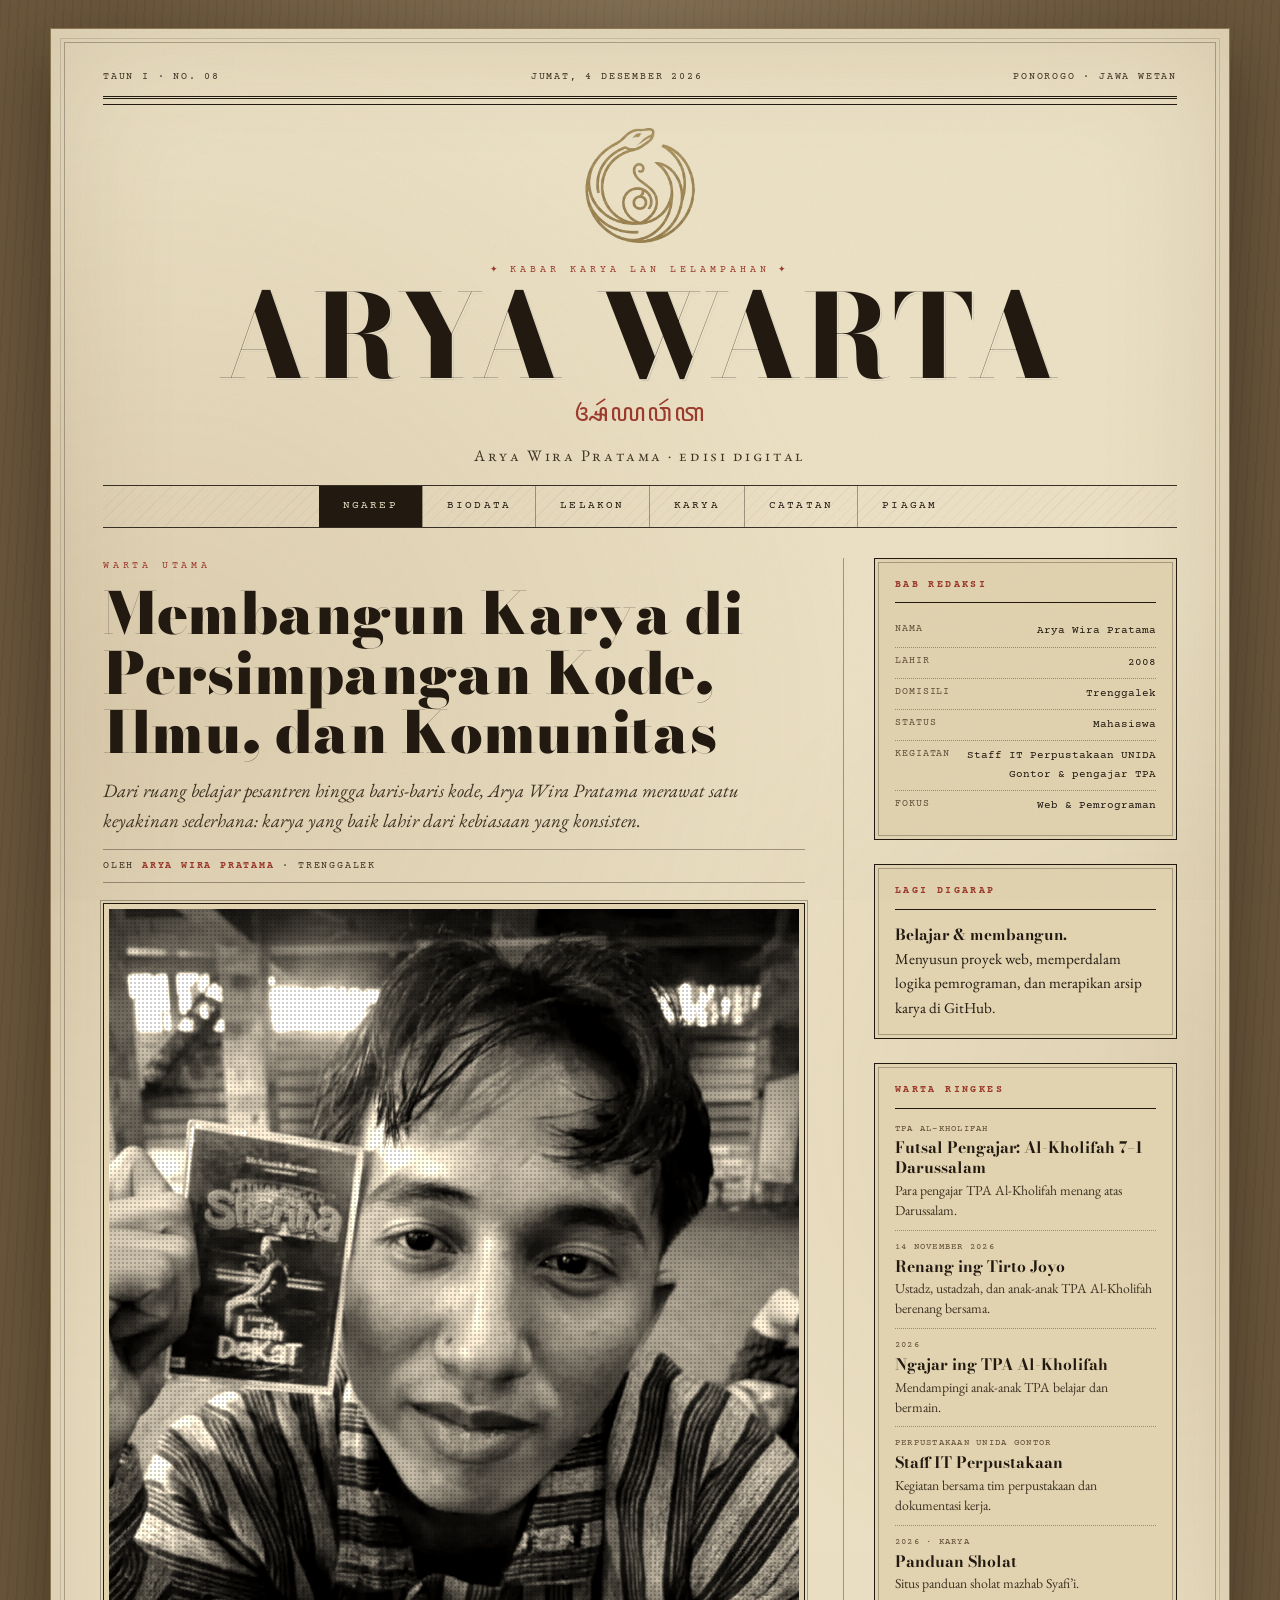
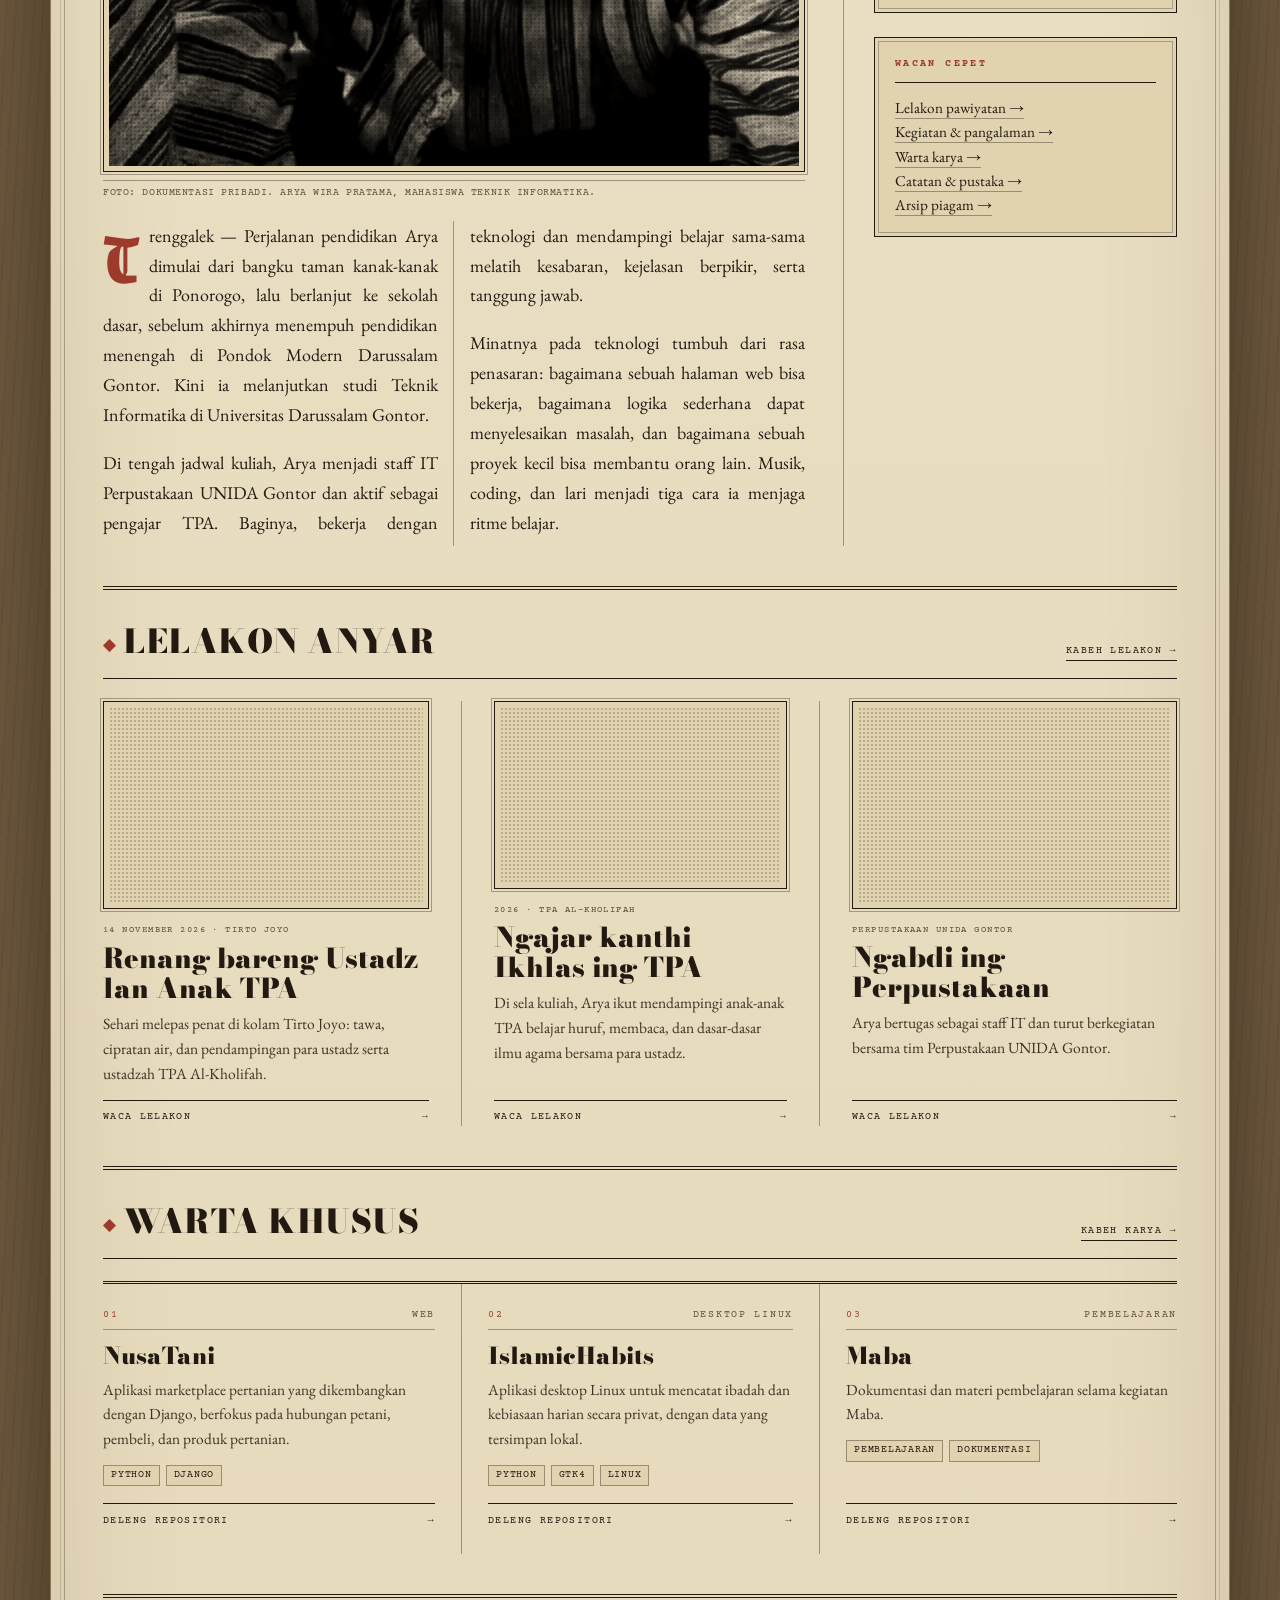
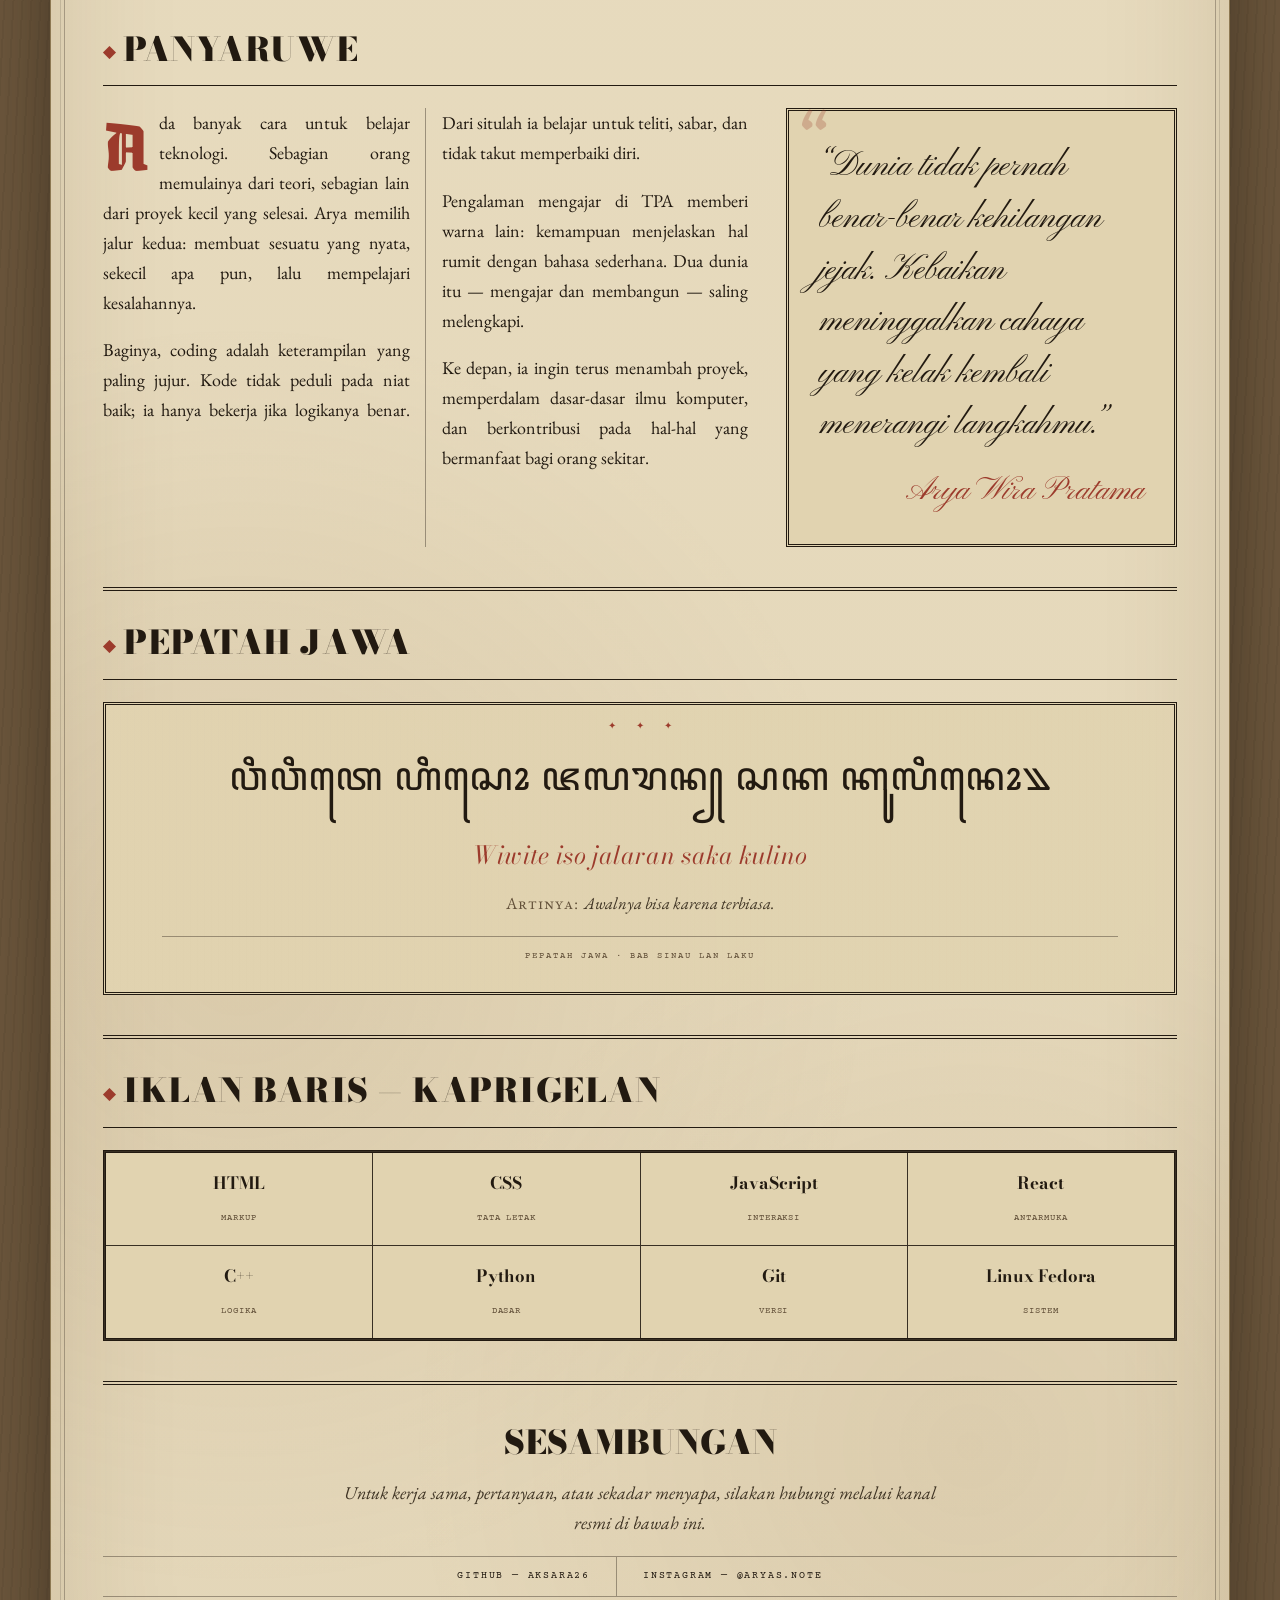
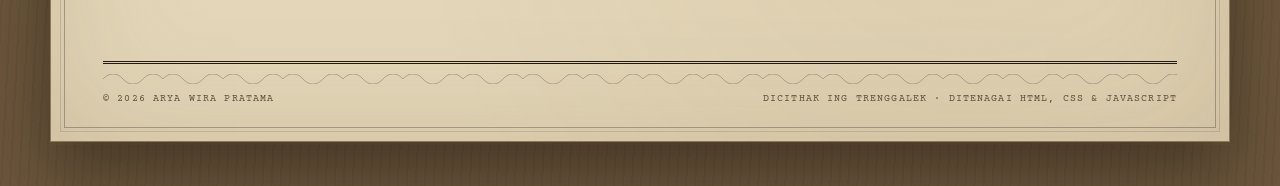
<file: index.html>
<!DOCTYPE html>
<html lang="id">
<head>
  <meta charset="UTF-8">
  <meta name="viewport" content="width=device-width, initial-scale=1.0">
  <title>Arya Warta — Arya Wira Pratama</title>
  <meta name="description" content="Kabar karya dan lelampahan Arya Wira Pratama, disajikan seperti koran Jawa kuno.">
  <meta name="author" content="Arya Wira Pratama">
  <meta name="theme-color" content="#E9DDC0">
  <link rel="icon" type="image/png" sizes="32x32" href="favicon-32.png">
  <link rel="icon" type="image/png" sizes="180x180" href="favicon-180.png">
  <link rel="apple-touch-icon" sizes="180x180" href="favicon-180.png">
  <meta property="og:type" content="website">
  <meta property="og:site_name" content="Arya Warta">
  <meta property="og:locale" content="id_ID">
  <meta property="og:title" content="Arya Warta — Arya Wira Pratama">
  <meta property="og:description" content="Kabar karya dan lelampahan Arya Wira Pratama, disajikan seperti koran Jawa kuno.">
  <meta property="og:image" content="your-photo.jpg">
  <meta name="twitter:card" content="summary_large_image">
  <meta name="twitter:title" content="Arya Warta — Arya Wira Pratama">
  <meta name="twitter:description" content="Kabar karya dan lelampahan Arya Wira Pratama, disajikan seperti koran Jawa kuno.">
  <meta name="twitter:image" content="your-photo.jpg">
  <link rel="preconnect" href="https://fonts.googleapis.com">
  <link rel="preconnect" href="https://fonts.gstatic.com" crossorigin>
  <link href="https://fonts.googleapis.com/css2?family=Bodoni+Moda:opsz,wght@6..96,400..900&family=Courier+Prime:wght@400;700&family=EB+Garamond:ital,wght@0,400;0,600;1,400&family=Grenze+Gotisch:wght@100..900&family=Noto+Sans+Javanese:wght@400;700&family=Pinyon+Script&display=swap" rel="stylesheet">
  <link rel="stylesheet" href="style.css">
  <noscript><style>.reveal{opacity:1;transform:none}</style></noscript>
</head>
<body>
<a class="skip-link" href="#main">Langsung ke isi</a>
<div class="page-shadow" aria-hidden="true"></div>

<div class="sheet">

  <header class="masthead">
    <div class="masthead-meta">
      <span>Taun I &middot; No. 08</span>
      <span id="edition-date">Ngemot tanggal&hellip;</span>
      <span>Ponorogo &middot; Jawa Wetan</span>
    </div>
    <div class="masthead-rule"></div>
    <img class="masthead-logo" src="logo-emblem.png" alt="" width="372" height="392" decoding="async">
    <p class="masthead-kicker">Kabar Karya lan Lelampahan</p>
    <h1 class="masthead-title"><a href="index.html">Arya Warta</a></h1>
    <p class="masthead-jawa" lang="jv" aria-hidden="true">ꦄꦂꦪꦮꦂꦠ</p>
    <p class="masthead-tagline">Arya Wira Pratama &middot; edisi digital</p>
    <nav class="masthead-nav" aria-label="Navigasi utama">
      <a href="index.html" aria-current="page" title="Beranda">Ngarep</a>
      <a href="biodata.html" title="Biodata">Biodata</a>
      <a href="riwayat.html" title="Riwayat">Lelakon</a>
      <a href="projects.html" title="Proyek">Karya</a>
      <a href="catatan.html" title="Catatan">Catatan</a>
      <a href="certificates.html" title="Sertifikat">Piagam</a>
    </nav>
  </header>

  <main class="page-shell" id="main" tabindex="-1">

    <!-- ===== HALAMAN DEPAN ===== -->
    <div class="front-grid">

      <section class="lead reveal">
        <p class="kicker">Warta Utama</p>
        <h2 class="headline">Membangun Karya di Persimpangan Kode, Ilmu, dan Komunitas</h2>
        <p class="dek">
          Dari ruang belajar pesantren hingga baris-baris kode, Arya Wira Pratama
          merawat satu keyakinan sederhana: karya yang baik lahir dari kebiasaan
          yang konsisten.
        </p>
        <div class="byline">Oleh <strong>Arya Wira Pratama</strong> &middot; Trenggalek</div>

        <figure class="photo">
          <a class="lightbox-trigger" href="your-photo.jpg" data-lightbox aria-label="Perbesar foto Arya Wira Pratama">
            <div class="halftone">
              <img src="your-photo.jpg" alt="Foto Arya Wira Pratama" width="1080" height="1342" decoding="async">
            </div>
          </a>
          <figcaption>Foto: dokumentasi pribadi. Arya Wira Pratama, mahasiswa Teknik Informatika.</figcaption>
        </figure>

        <div class="lead-body">
          <p>
            Trenggalek &mdash; Perjalanan pendidikan Arya dimulai dari bangku taman
            kanak-kanak di Ponorogo, lalu berlanjut ke sekolah dasar, sebelum
            akhirnya menempuh pendidikan menengah di Pondok Modern Darussalam
            Gontor. Kini ia melanjutkan studi Teknik Informatika di Universitas
            Darussalam Gontor.
          </p>
          <p>
            Di tengah jadwal kuliah, Arya menjadi staff IT Perpustakaan UNIDA
            Gontor dan aktif sebagai pengajar TPA. Baginya, bekerja dengan
            teknologi dan mendampingi belajar sama-sama melatih kesabaran,
            kejelasan berpikir, serta tanggung jawab.
          </p>
          <p>
            Minatnya pada teknologi tumbuh dari rasa penasaran: bagaimana sebuah
            halaman web bisa bekerja, bagaimana logika sederhana dapat
            menyelesaikan masalah, dan bagaimana sebuah proyek kecil bisa
            membantu orang lain. Musik, coding, dan lari menjadi tiga cara ia
            menjaga ritme belajar.
          </p>
        </div>
      </section>

      <aside class="rail">
        <div class="rail-box reveal">
          <h3 class="box-title">Bab Redaksi</h3>
          <dl class="facts">
            <div><dt>Nama</dt><dd>Arya Wira Pratama</dd></div>
            <div><dt>Lahir</dt><dd>2008</dd></div>
            <div><dt>Domisili</dt><dd>Trenggalek</dd></div>
            <div><dt>Status</dt><dd>Mahasiswa</dd></div>
            <div><dt>Kegiatan</dt><dd>Staff IT Perpustakaan UNIDA Gontor &amp; pengajar TPA</dd></div>
            <div><dt>Fokus</dt><dd>Web &amp; Pemrograman</dd></div>
          </dl>
        </div>

        <div class="rail-box reveal">
          <h3 class="box-title">Lagi Digarap</h3>
          <p class="rail-note">
            <b>Belajar &amp; membangun.</b><br>
            Menyusun proyek web, memperdalam logika pemrograman, dan
            merapikan arsip karya di GitHub.
          </p>
        </div>

        <div class="rail-box reveal">
          <h3 class="box-title">Warta Ringkes</h3>
          <ul class="briefs">
            <li>
              <span class="brief-date">TPA Al-Kholifah</span>
              <a href="riwayat.html#futsal">Futsal Pengajar: Al-Kholifah 7&ndash;1 Darussalam</a>
              <span class="brief-desc">
                Para pengajar TPA Al-Kholifah menang atas Darussalam.
              </span>
            </li>
            <li>
              <span class="brief-date">14 November 2026</span>
              <a href="riwayat.html#renang">Renang ing Tirto Joyo</a>
              <span class="brief-desc">
                Ustadz, ustadzah, dan anak-anak TPA Al-Kholifah berenang bersama.
              </span>
            </li>
            <li>
              <span class="brief-date">2026</span>
              <a href="riwayat.html#tpa">Ngajar ing TPA Al-Kholifah</a>
              <span class="brief-desc">
                Mendampingi anak-anak TPA belajar dan bermain.
              </span>
            </li>
            <li>
              <span class="brief-date">Perpustakaan UNIDA Gontor</span>
              <a href="riwayat.html#perpustakaan">Staff IT Perpustakaan</a>
              <span class="brief-desc">
                Kegiatan bersama tim perpustakaan dan dokumentasi kerja.
              </span>
            </li>
            <li>
              <span class="brief-date">2026 &middot; Karya</span>
              <a href="projects.html">Panduan Sholat</a>
              <span class="brief-desc">
                Situs panduan sholat mazhab Syafi&rsquo;i.
              </span>
            </li>
          </ul>
        </div>

        <div class="rail-box reveal">
          <h3 class="box-title">Wacan Cepet</h3>
          <p class="rail-note">
            <a href="biodata.html#pawiyatan-heading">Lelakon pawiyatan &rarr;</a><br>
            <a href="riwayat.html">Kegiatan &amp; pangalaman &rarr;</a><br>
            <a href="projects.html">Warta karya &rarr;</a><br>
            <a href="catatan.html">Catatan &amp; pustaka &rarr;</a><br>
            <a href="certificates.html">Arsip piagam &rarr;</a>
          </p>
        </div>
      </aside>

    </div>

    <!-- ===== LELAKON ANYAR ===== -->
    <section class="section reveal">
      <div class="section-head">
        <h2>Lelakon Anyar</h2>
        <a href="riwayat.html">Kabeh lelakon &rarr;</a>
      </div>

      <div class="teasers">
        <article class="teaser">
          <a class="lightbox-trigger teaser-photo" href="renang-1-web.jpg" data-lightbox aria-label="Perbesar foto renang di Tirto Joyo">
            <figure class="photo">
              <div class="halftone">
                <img src="renang-1-web.jpg" alt="Anak-anak TPA Al-Kholifah berenang di Tirto Joyo"
                     width="1200" height="900" loading="lazy" decoding="async">
              </div>
            </figure>
          </a>
          <p class="teaser-meta">14 November 2026 &middot; Tirto Joyo</p>
          <h3><a href="riwayat.html#renang">Renang bareng Ustadz lan Anak TPA</a></h3>
          <p class="teaser-desc">
            Sehari melepas penat di kolam Tirto Joyo: tawa, cipratan air, dan
            pendampingan para ustadz serta ustadzah TPA Al-Kholifah.
          </p>
          <a class="teaser-link" href="riwayat.html#renang">Waca lelakon <span>&rarr;</span></a>
        </article>

        <article class="teaser">
          <a class="lightbox-trigger teaser-photo" href="tpa-web.jpg" data-lightbox aria-label="Perbesar foto pengajar TPA Al-Kholifah">
            <figure class="photo">
              <div class="halftone">
                <img src="tpa-web.jpg" alt="Para ustadz pengajar TPA Al-Kholifah"
                     width="960" height="960" loading="lazy" decoding="async">
              </div>
            </figure>
          </a>
          <p class="teaser-meta">2026 &middot; TPA Al-Kholifah</p>
          <h3><a href="riwayat.html#tpa">Ngajar kanthi Ikhlas ing TPA</a></h3>
          <p class="teaser-desc">
            Di sela kuliah, Arya ikut mendampingi anak-anak TPA belajar huruf,
            membaca, dan dasar-dasar ilmu agama bersama para ustadz.
          </p>
          <a class="teaser-link" href="riwayat.html#tpa">Waca lelakon <span>&rarr;</span></a>
        </article>

        <article class="teaser">
          <a class="lightbox-trigger teaser-photo" href="kumpulPerpus.jpeg" data-lightbox aria-label="Perbesar foto kegiatan Perpustakaan UNIDA Gontor">
            <figure class="photo">
              <div class="halftone">
                <img src="kumpulPerpus.jpeg" alt="Kegiatan bersama tim di Perpustakaan UNIDA Gontor"
                     width="1280" height="722" loading="lazy" decoding="async">
              </div>
            </figure>
          </a>
          <p class="teaser-meta">Perpustakaan UNIDA Gontor</p>
          <h3><a href="riwayat.html#perpustakaan">Ngabdi ing Perpustakaan</a></h3>
          <p class="teaser-desc">
            Arya bertugas sebagai staff IT dan turut berkegiatan bersama tim
            Perpustakaan UNIDA Gontor.
          </p>
          <a class="teaser-link" href="riwayat.html#perpustakaan">Waca lelakon <span>&rarr;</span></a>
        </article>
      </div>
    </section>

    <!-- ===== PROYEK PILIHAN ===== -->
    <section class="section reveal">
      <div class="section-head">
        <h2>Warta Khusus</h2>
        <a href="projects.html">Kabeh karya &rarr;</a>
      </div>

      <div class="cards-3">
        <article class="project-card reveal">
          <div class="card-top"><span>01</span><span>Web</span></div>
          <h3>NusaTani</h3>
          <p>
            Aplikasi marketplace pertanian yang dikembangkan dengan Django,
            berfokus pada hubungan petani, pembeli, dan produk pertanian.
          </p>
          <div class="tech"><span>Python</span><span>Django</span></div>
          <a class="project-link" href="https://github.com/aksara26/Nusatani" target="_blank" rel="noopener">
            Deleng repositori <span>&rarr;</span>
          </a>
        </article>

        <article class="project-card reveal">
          <div class="card-top"><span>02</span><span>Desktop Linux</span></div>
          <h3>IslamicHabits</h3>
          <p>
            Aplikasi desktop Linux untuk mencatat ibadah dan kebiasaan harian
            secara privat, dengan data yang tersimpan lokal.
          </p>
          <div class="tech"><span>Python</span><span>GTK4</span><span>Linux</span></div>
          <a class="project-link" href="https://github.com/aksara26/IslamicHabits" target="_blank" rel="noopener">
            Deleng repositori <span>&rarr;</span>
          </a>
        </article>

        <article class="project-card reveal">
          <div class="card-top"><span>03</span><span>Pembelajaran</span></div>
          <h3>Maba</h3>
          <p>
            Dokumentasi dan materi pembelajaran selama kegiatan Maba.
          </p>
          <div class="tech"><span>Pembelajaran</span><span>Dokumentasi</span></div>
          <a class="project-link" href="https://github.com/aksara26/Maba" target="_blank" rel="noopener">
            Deleng repositori <span>&rarr;</span>
          </a>
        </article>
      </div>
    </section>

    <!-- ===== EDITORIAL ===== -->
    <section class="section reveal">
      <div class="section-head">
        <h2>Panyaruwe</h2>
      </div>

      <div class="editorial-grid">
        <div class="editorial-body">
          <p>
            Ada banyak cara untuk belajar teknologi. Sebagian orang memulainya
            dari teori, sebagian lain dari proyek kecil yang selesai. Arya
            memilih jalur kedua: membuat sesuatu yang nyata, sekecil apa pun,
            lalu mempelajari kesalahannya.
          </p>
          <p>
            Baginya, coding adalah keterampilan yang paling jujur. Kode tidak
            peduli pada niat baik; ia hanya bekerja jika logikanya benar. Dari
            situlah ia belajar untuk teliti, sabar, dan tidak takut memperbaiki
            diri.
          </p>
          <p>
            Pengalaman mengajar di TPA memberi warna lain: kemampuan menjelaskan
            hal rumit dengan bahasa sederhana. Dua dunia itu &mdash; mengajar dan
            membangun &mdash; saling melengkapi.
          </p>
          <p>
            Ke depan, ia ingin terus menambah proyek, memperdalam dasar-dasar
            ilmu komputer, dan berkontribusi pada hal-hal yang bermanfaat bagi
            orang sekitar.
          </p>
        </div>

        <aside class="pullquote reveal">
          <p class="script">
            &ldquo;Dunia tidak pernah benar-benar kehilangan jejak. Kebaikan
            meninggalkan cahaya yang kelak kembali menerangi langkahmu.&rdquo;
          </p>
          <p class="signature">Arya Wira Pratama</p>
        </aside>
      </div>
    </section>

    <!-- ===== PEPATAH JAWA ===== -->
    <section class="section proverb reveal">
      <div class="section-head">
        <h2>Pepatah Jawa</h2>
      </div>

      <figure class="proverb-card">
        <p class="proverb-jawa" lang="jv">ꦮꦶꦮꦶꦠꦺ ꦲꦶꦱꦺꦴ ꦗꦭꦫꦤ꧀ ꦱꦏ ꦏꦸꦭꦶꦤꦺꦴ꧉</p>
        <p class="proverb-latin" lang="jv">Wiwite iso jalaran saka kulino</p>
        <p class="proverb-meaning" lang="id">Awalnya bisa karena terbiasa.</p>
        <figcaption>Pepatah Jawa &middot; bab sinau lan laku</figcaption>
      </figure>
    </section>

    <!-- ===== IKLAN BARIS / KEAHLIAN ===== -->
    <section class="section reveal">
      <div class="section-head">
        <h2>Iklan Baris &mdash; Kaprigelan</h2>
      </div>

      <div class="classified">
        <div><b>HTML</b><small>Markup</small></div>
        <div><b>CSS</b><small>Tata letak</small></div>
        <div><b>JavaScript</b><small>Interaksi</small></div>
        <div><b>React</b><small>Antarmuka</small></div>
        <div><b>C++</b><small>Logika</small></div>
        <div><b>Python</b><small>Dasar</small></div>
        <div><b>Git</b><small>Versi</small></div>
        <div><b>Linux Fedora</b><small>Sistem</small></div>
      </div>
    </section>

    <!-- ===== KORESPONDENSI ===== -->
    <section class="backpage reveal">
      <h2>Sesambungan</h2>
      <p>
        Untuk kerja sama, pertanyaan, atau sekadar menyapa, silakan hubungi
        melalui kanal resmi di bawah ini.
      </p>
      <div class="contact-links">
        <a href="https://github.com/aksara26" target="_blank" rel="noopener">GitHub &mdash; aksara26</a>
        <a href="https://www.instagram.com/aryas.note/" target="_blank" rel="noopener">Instagram &mdash; @aryas.note</a>
      </div>
    </section>

  </main>

  <footer class="colophon">
    <span>&copy; 2026 Arya Wira Pratama</span>
    <span>Dicithak ing Trenggalek &middot; Ditenagai HTML, CSS &amp; JavaScript</span>
  </footer>

</div>

<script src="script.js"></script>
</body>
</html>
</file>
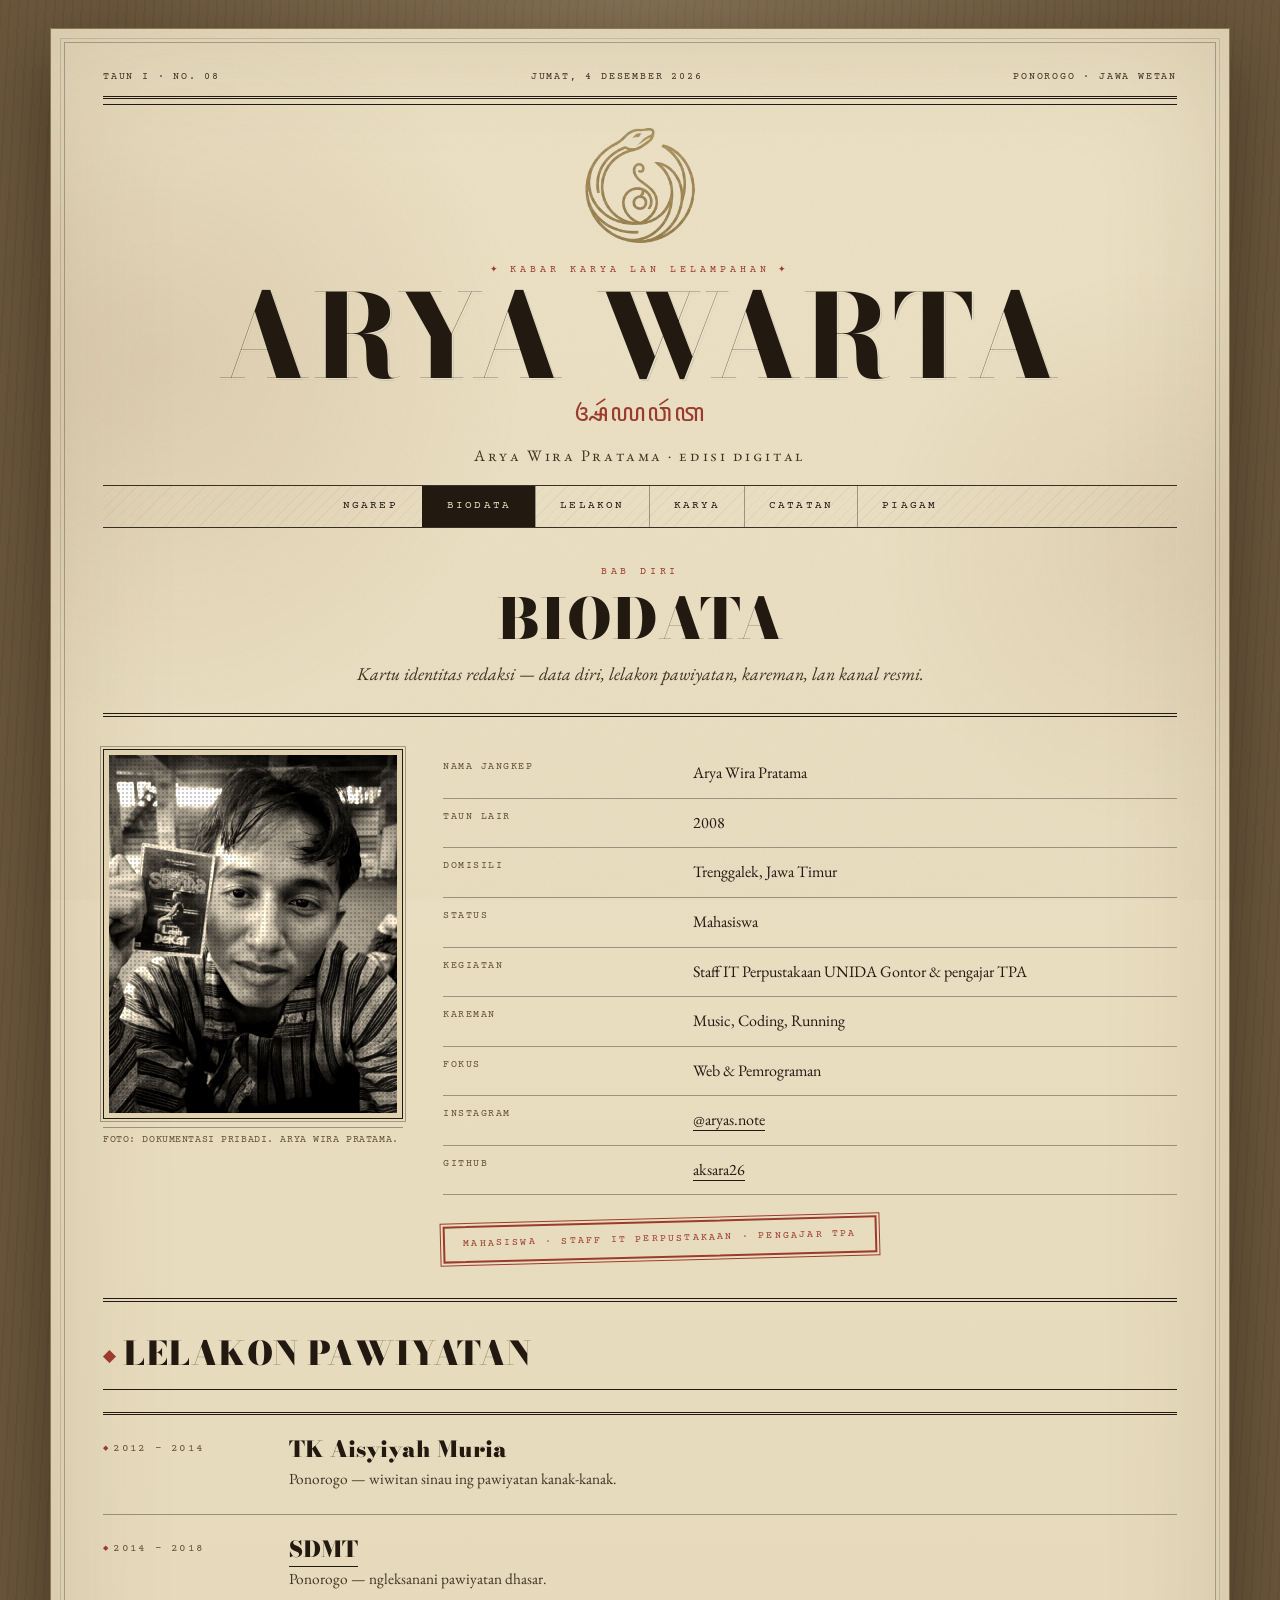
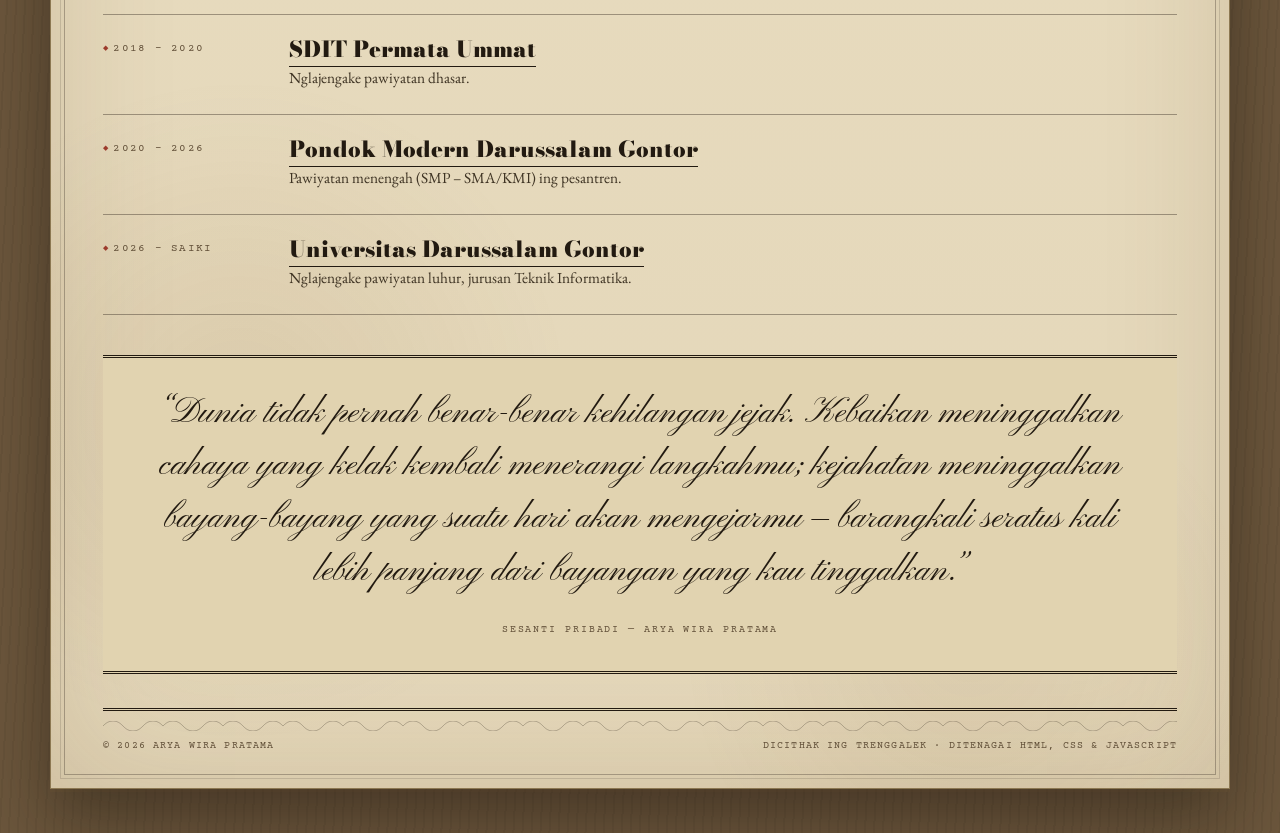
<file: biodata.html>
<!DOCTYPE html>
<html lang="id">
<head>
  <meta charset="UTF-8">
  <meta name="viewport" content="width=device-width, initial-scale=1.0">
  <title>Biodata — Arya Warta</title>
  <meta name="description" content="Biodata dan data diri Arya Wira Pratama.">
  <meta name="author" content="Arya Wira Pratama">
  <meta name="theme-color" content="#E9DDC0">
  <link rel="icon" type="image/png" sizes="32x32" href="favicon-32.png">
  <link rel="icon" type="image/png" sizes="180x180" href="favicon-180.png">
  <link rel="apple-touch-icon" sizes="180x180" href="favicon-180.png">
  <meta property="og:type" content="website">
  <meta property="og:site_name" content="Arya Warta">
  <meta property="og:locale" content="id_ID">
  <meta property="og:title" content="Biodata — Arya Warta">
  <meta property="og:description" content="Biodata dan data diri Arya Wira Pratama.">
  <meta property="og:image" content="your-photo.jpg">
  <meta name="twitter:card" content="summary_large_image">
  <meta name="twitter:title" content="Biodata — Arya Warta">
  <meta name="twitter:description" content="Biodata dan data diri Arya Wira Pratama.">
  <meta name="twitter:image" content="your-photo.jpg">
  <link rel="preconnect" href="https://fonts.googleapis.com">
  <link rel="preconnect" href="https://fonts.gstatic.com" crossorigin>
  <link href="https://fonts.googleapis.com/css2?family=Bodoni+Moda:opsz,wght@6..96,400..900&family=Courier+Prime:wght@400;700&family=EB+Garamond:ital,wght@0,400;0,600;1,400&family=Grenze+Gotisch:wght@100..900&family=Noto+Sans+Javanese:wght@400;700&family=Pinyon+Script&display=swap" rel="stylesheet">
  <link rel="stylesheet" href="style.css">
  <noscript><style>.reveal{opacity:1;transform:none}</style></noscript>
</head>
<body>
<a class="skip-link" href="#main">Langsung ke isi</a>
<div class="page-shadow" aria-hidden="true"></div>

<div class="sheet">

  <header class="masthead">
    <div class="masthead-meta">
      <span>Taun I &middot; No. 08</span>
      <span id="edition-date">Ngemot tanggal&hellip;</span>
      <span>Ponorogo &middot; Jawa Wetan</span>
    </div>
    <div class="masthead-rule"></div>
    <img class="masthead-logo" src="logo-emblem.png" alt="" width="372" height="392" decoding="async">
    <p class="masthead-kicker">Kabar Karya lan Lelampahan</p>
    <h1 class="masthead-title"><a href="index.html">Arya Warta</a></h1>
    <p class="masthead-jawa" lang="jv" aria-hidden="true">ꦄꦂꦪꦮꦂꦠ</p>
    <p class="masthead-tagline">Arya Wira Pratama &middot; edisi digital</p>
    <nav class="masthead-nav" aria-label="Navigasi utama">
      <a href="index.html" title="Beranda">Ngarep</a>
      <a href="biodata.html" aria-current="page" title="Biodata">Biodata</a>
      <a href="riwayat.html" title="Riwayat">Lelakon</a>
      <a href="projects.html" title="Proyek">Karya</a>
      <a href="catatan.html" title="Catatan">Catatan</a>
      <a href="certificates.html" title="Sertifikat">Piagam</a>
    </nav>
  </header>

  <main class="page-shell" id="main" tabindex="-1">

    <div class="page-head reveal">
      <p class="kicker">Bab Diri</p>
      <h2 class="page-title">Biodata</h2>
      <p class="page-dek">
        Kartu identitas redaksi &mdash; data diri, lelakon pawiyatan, kareman,
        lan kanal resmi.
      </p>
    </div>

    <div class="bio-grid">

      <figure class="photo reveal">
        <a class="lightbox-trigger" href="your-photo.jpg" data-lightbox aria-label="Perbesar foto Arya Wira Pratama">
          <div class="halftone">
            <img src="your-photo.jpg" alt="Foto Arya Wira Pratama" width="1080" height="1342" loading="lazy" decoding="async">
          </div>
        </a>
        <figcaption>Foto: dokumentasi pribadi. Arya Wira Pratama.</figcaption>
      </figure>

      <div class="reveal">
        <table class="bio-table">
          <tr><th>Nama Jangkep</th><td>Arya Wira Pratama</td></tr>
          <tr><th>Taun Lair</th><td>2008</td></tr>
          <tr><th>Domisili</th><td>Trenggalek, Jawa Timur</td></tr>
          <tr><th>Status</th><td>Mahasiswa</td></tr>
          <tr><th>Kegiatan</th><td>Staff IT Perpustakaan UNIDA Gontor &amp; pengajar TPA</td></tr>
          <tr><th>Kareman</th><td>Music, Coding, Running</td></tr>
          <tr><th>Fokus</th><td>Web &amp; Pemrograman</td></tr>
          <tr><th>Instagram</th><td><a href="https://www.instagram.com/aryas.note/" target="_blank" rel="noopener">@aryas.note</a></td></tr>
          <tr><th>GitHub</th><td><a href="https://github.com/aksara26" target="_blank" rel="noopener">aksara26</a></td></tr>
        </table>

        <div class="id-stamp">Mahasiswa &middot; Staff IT Perpustakaan &middot; Pengajar TPA</div>
      </div>

    </div>

    <section class="section reveal" aria-labelledby="pawiyatan-heading">
      <div class="section-head">
        <h2 id="pawiyatan-heading">Lelakon Pawiyatan</h2>
      </div>

      <ol class="timeline">
        <li class="reveal">
          <span class="tl-year">2012 &ndash; 2014</span>
          <div>
            <h3>TK Aisyiyah Muria</h3>
            <p>Ponorogo &mdash; wiwitan sinau ing pawiyatan kanak-kanak.</p>
          </div>
        </li>

        <li class="reveal">
          <span class="tl-year">2014 &ndash; 2018</span>
          <div>
            <h3><a href="https://sdmtponorogo.com/" target="_blank" rel="noopener">SDMT</a></h3>
            <p>Ponorogo &mdash; ngleksanani pawiyatan dhasar.</p>
          </div>
        </li>

        <li class="reveal">
          <span class="tl-year">2018 &ndash; 2020</span>
          <div>
            <h3><a href="https://sekolah.data.kemendikdasmen.go.id/profil-sekolah/E0A09AB8-8C18-E111-93E4-7B7A5BDF6CBA" target="_blank" rel="noopener">SDIT Permata Ummat</a></h3>
            <p>Nglajengake pawiyatan dhasar.</p>
          </div>
        </li>

        <li class="reveal">
          <span class="tl-year">2020 &ndash; 2026</span>
          <div>
            <h3><a href="https://gontor.ac.id/" target="_blank" rel="noopener">Pondok Modern Darussalam Gontor</a></h3>
            <p>Pawiyatan menengah (SMP &ndash; SMA/KMI) ing pesantren.</p>
          </div>
        </li>

        <li class="reveal">
          <span class="tl-year">2026 &ndash; saiki</span>
          <div>
            <h3><a href="https://gontor.ac.id/universitas-darussalam-gontor/" target="_blank" rel="noopener">Universitas Darussalam Gontor</a></h3>
            <p>Nglajengake pawiyatan luhur, jurusan Teknik Informatika.</p>
          </div>
        </li>
      </ol>
    </section>

    <blockquote class="motto reveal">
      <p class="script">
        &ldquo;Dunia tidak pernah benar-benar kehilangan jejak. Kebaikan
        meninggalkan cahaya yang kelak kembali menerangi langkahmu; kejahatan
        meninggalkan bayang-bayang yang suatu hari akan mengejarmu &mdash;
        barangkali seratus kali lebih panjang dari bayangan yang kau
        tinggalkan.&rdquo;
      </p>
      <cite>Sesanti pribadi &mdash; Arya Wira Pratama</cite>
    </blockquote>

  </main>

  <footer class="colophon">
    <span>&copy; 2026 Arya Wira Pratama</span>
    <span>Dicithak ing Trenggalek &middot; Ditenagai HTML, CSS &amp; JavaScript</span>
  </footer>

</div>

<script src="script.js"></script>
</body>
</html>
</file>
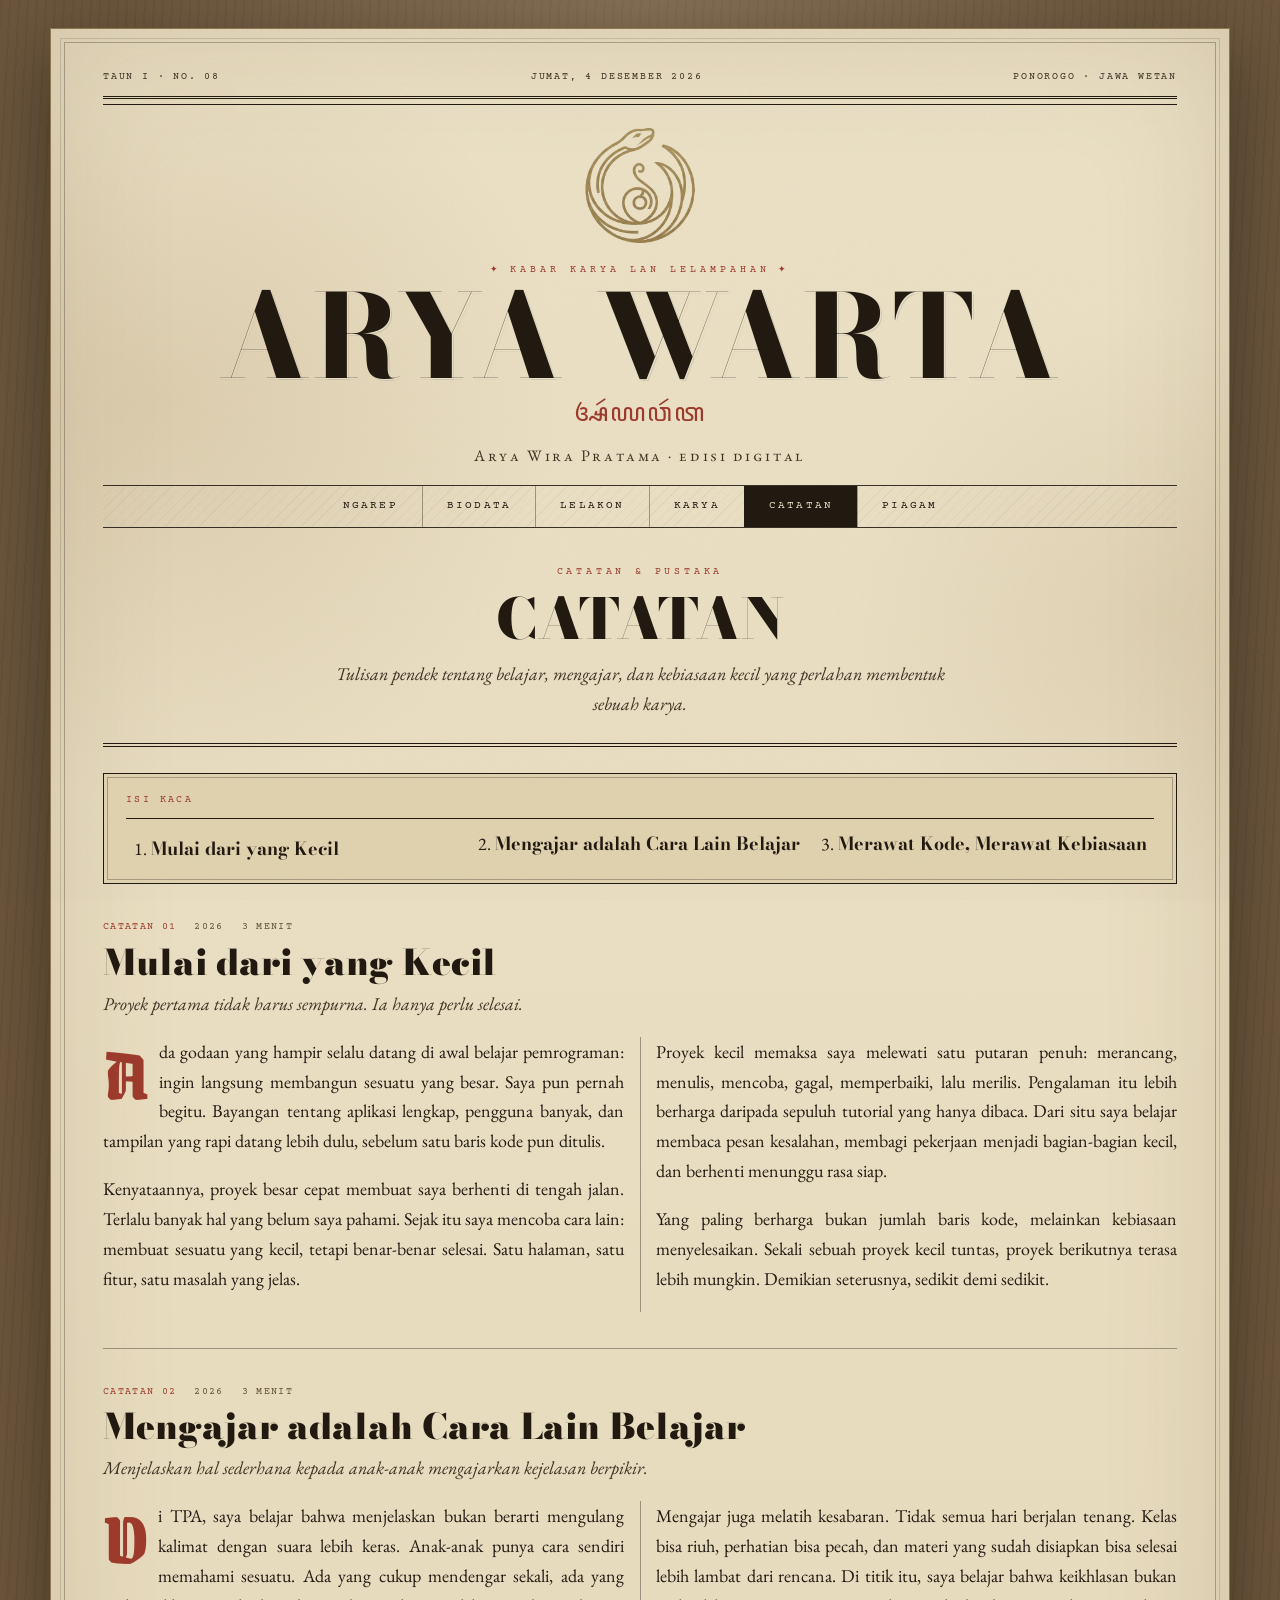
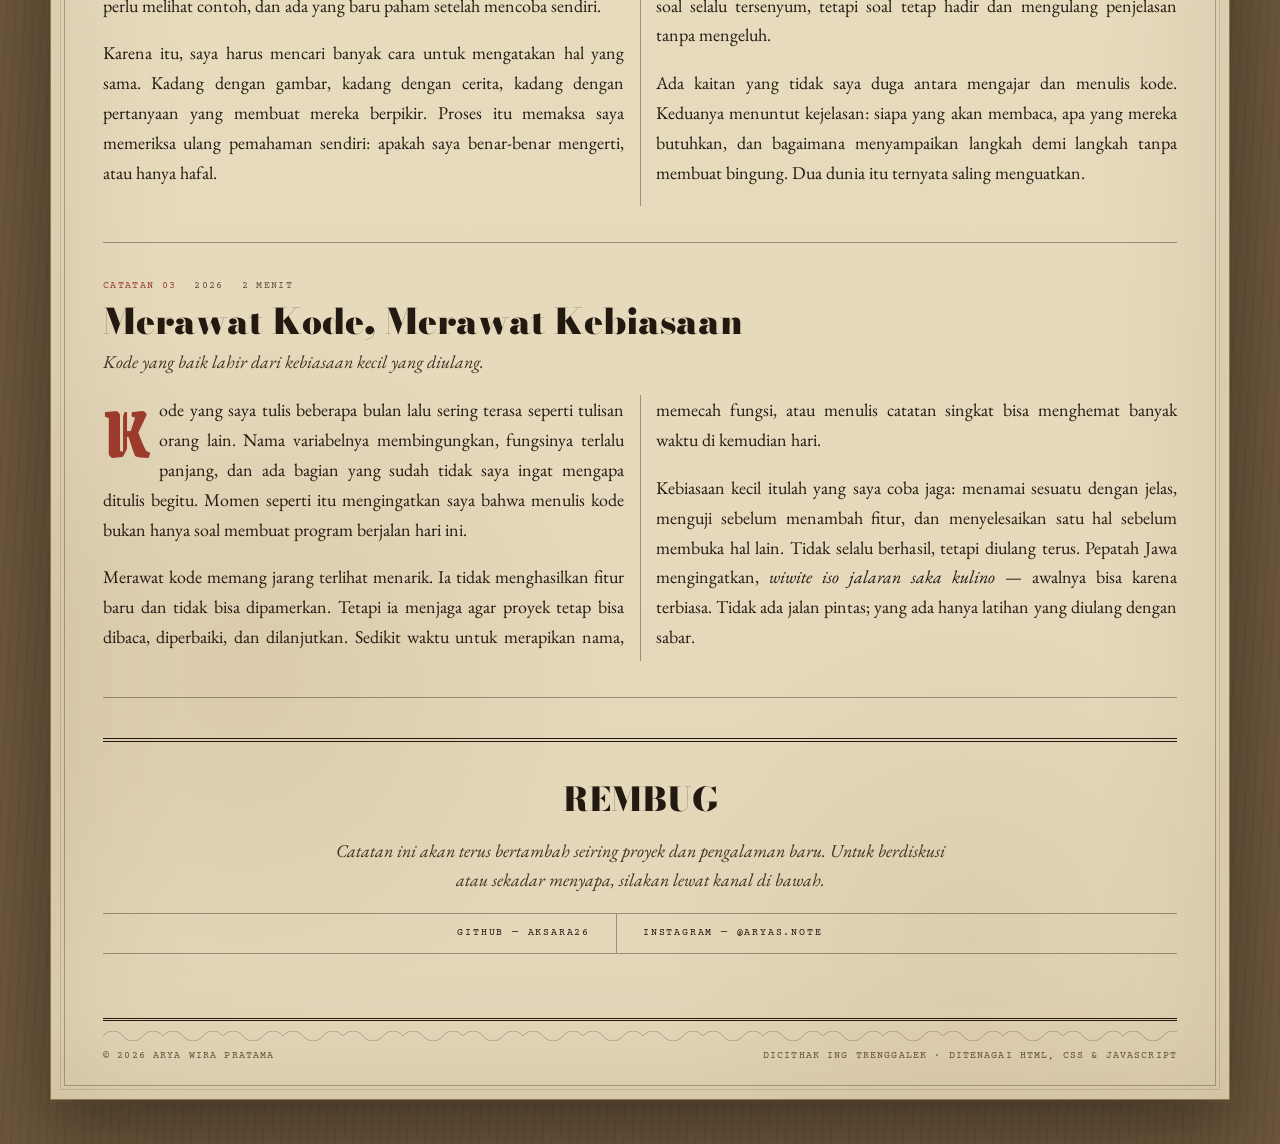
<file: catatan.html>
<!DOCTYPE html>
<html lang="id">
<head>
  <meta charset="UTF-8">
  <meta name="viewport" content="width=device-width, initial-scale=1.0">
  <title>Catatan — Arya Warta</title>
  <meta name="description" content="Catatan pendek Arya Wira Pratama tentang belajar, mengajar, dan merawat kebiasaan.">
  <meta name="author" content="Arya Wira Pratama">
  <meta name="theme-color" content="#E9DDC0">
  <link rel="icon" type="image/png" sizes="32x32" href="favicon-32.png">
  <link rel="icon" type="image/png" sizes="180x180" href="favicon-180.png">
  <link rel="apple-touch-icon" sizes="180x180" href="favicon-180.png">
  <meta property="og:type" content="website">
  <meta property="og:site_name" content="Arya Warta">
  <meta property="og:locale" content="id_ID">
  <meta property="og:title" content="Catatan — Arya Warta">
  <meta property="og:description" content="Catatan pendek Arya Wira Pratama tentang belajar, mengajar, dan merawat kebiasaan.">
  <meta property="og:image" content="your-photo.jpg">
  <meta name="twitter:card" content="summary_large_image">
  <meta name="twitter:title" content="Catatan — Arya Warta">
  <meta name="twitter:description" content="Catatan pendek Arya Wira Pratama tentang belajar, mengajar, dan merawat kebiasaan.">
  <meta name="twitter:image" content="your-photo.jpg">
  <link rel="preconnect" href="https://fonts.googleapis.com">
  <link rel="preconnect" href="https://fonts.gstatic.com" crossorigin>
  <link href="https://fonts.googleapis.com/css2?family=Bodoni+Moda:opsz,wght@6..96,400..900&family=Courier+Prime:wght@400;700&family=EB+Garamond:ital,wght@0,400;0,600;1,400&family=Grenze+Gotisch:wght@100..900&family=Noto+Sans+Javanese:wght@400;700&family=Pinyon+Script&display=swap" rel="stylesheet">
  <link rel="stylesheet" href="style.css">
  <noscript><style>.reveal{opacity:1;transform:none}</style></noscript>
</head>
<body>
<a class="skip-link" href="#main">Langsung ke isi</a>
<div class="page-shadow" aria-hidden="true"></div>

<div class="sheet">

  <header class="masthead">
    <div class="masthead-meta">
      <span>Taun I &middot; No. 08</span>
      <span id="edition-date">Ngemot tanggal&hellip;</span>
      <span>Ponorogo &middot; Jawa Wetan</span>
    </div>
    <div class="masthead-rule"></div>
    <img class="masthead-logo" src="logo-emblem.png" alt="" width="372" height="392" decoding="async">
    <p class="masthead-kicker">Kabar Karya lan Lelampahan</p>
    <h1 class="masthead-title"><a href="index.html">Arya Warta</a></h1>
    <p class="masthead-jawa" lang="jv" aria-hidden="true">ꦄꦂꦪꦮꦂꦠ</p>
    <p class="masthead-tagline">Arya Wira Pratama &middot; edisi digital</p>
    <nav class="masthead-nav" aria-label="Navigasi utama">
      <a href="index.html" title="Beranda">Ngarep</a>
      <a href="biodata.html" title="Biodata">Biodata</a>
      <a href="riwayat.html" title="Riwayat">Lelakon</a>
      <a href="projects.html" title="Proyek">Karya</a>
      <a href="catatan.html" aria-current="page" title="Catatan">Catatan</a>
      <a href="certificates.html" title="Sertifikat">Piagam</a>
    </nav>
  </header>

  <main class="page-shell" id="main" tabindex="-1">

    <div class="page-head reveal">
      <p class="kicker">Catatan &amp; Pustaka</p>
      <h2 class="page-title">Catatan</h2>
      <p class="page-dek">
        Tulisan pendek tentang belajar, mengajar, dan kebiasaan kecil yang
        perlahan membentuk sebuah karya.
      </p>
    </div>

    <nav class="note-index reveal" aria-label="Isi catatan">
      <p class="box-title">Isi Kaca</p>
      <ol>
        <li><a href="#mulai-kecil">Mulai dari yang Kecil</a></li>
        <li><a href="#mengajar">Mengajar adalah Cara Lain Belajar</a></li>
        <li><a href="#kebiasaan">Merawat Kode, Merawat Kebiasaan</a></li>
      </ol>
    </nav>

    <article class="note reveal" id="mulai-kecil">
      <header class="note-head">
        <p class="note-meta">
          <span>Catatan 01</span>
          <span>2026</span>
          <span>3 menit</span>
        </p>
        <h3>Mulai dari yang Kecil</h3>
        <p class="note-dek">
          Proyek pertama tidak harus sempurna. Ia hanya perlu selesai.
        </p>
      </header>

      <div class="editorial-body">
        <p>
          Ada godaan yang hampir selalu datang di awal belajar pemrograman:
          ingin langsung membangun sesuatu yang besar. Saya pun pernah begitu.
          Bayangan tentang aplikasi lengkap, pengguna banyak, dan tampilan yang
          rapi datang lebih dulu, sebelum satu baris kode pun ditulis.
        </p>
        <p>
          Kenyataannya, proyek besar cepat membuat saya berhenti di tengah
          jalan. Terlalu banyak hal yang belum saya pahami. Sejak itu saya
          mencoba cara lain: membuat sesuatu yang kecil, tetapi benar-benar
          selesai. Satu halaman, satu fitur, satu masalah yang jelas.
        </p>
        <p>
          Proyek kecil memaksa saya melewati satu putaran penuh: merancang,
          menulis, mencoba, gagal, memperbaiki, lalu merilis. Pengalaman itu
          lebih berharga daripada sepuluh tutorial yang hanya dibaca. Dari
          situ saya belajar membaca pesan kesalahan, membagi pekerjaan menjadi
          bagian-bagian kecil, dan berhenti menunggu rasa siap.
        </p>
        <p>
          Yang paling berharga bukan jumlah baris kode, melainkan kebiasaan
          menyelesaikan. Sekali sebuah proyek kecil tuntas, proyek berikutnya
          terasa lebih mungkin. Demikian seterusnya, sedikit demi sedikit.
        </p>
      </div>
    </article>

    <article class="note reveal" id="mengajar">
      <header class="note-head">
        <p class="note-meta">
          <span>Catatan 02</span>
          <span>2026</span>
          <span>3 menit</span>
        </p>
        <h3>Mengajar adalah Cara Lain Belajar</h3>
        <p class="note-dek">
          Menjelaskan hal sederhana kepada anak-anak mengajarkan kejelasan
          berpikir.
        </p>
      </header>

      <div class="editorial-body">
        <p>
          Di TPA, saya belajar bahwa menjelaskan bukan berarti mengulang
          kalimat dengan suara lebih keras. Anak-anak punya cara sendiri
          memahami sesuatu. Ada yang cukup mendengar sekali, ada yang perlu
          melihat contoh, dan ada yang baru paham setelah mencoba sendiri.
        </p>
        <p>
          Karena itu, saya harus mencari banyak cara untuk mengatakan hal yang
          sama. Kadang dengan gambar, kadang dengan cerita, kadang dengan
          pertanyaan yang membuat mereka berpikir. Proses itu memaksa saya
          memeriksa ulang pemahaman sendiri: apakah saya benar-benar mengerti,
          atau hanya hafal.
        </p>
        <p>
          Mengajar juga melatih kesabaran. Tidak semua hari berjalan tenang.
          Kelas bisa riuh, perhatian bisa pecah, dan materi yang sudah
          disiapkan bisa selesai lebih lambat dari rencana. Di titik itu,
          saya belajar bahwa keikhlasan bukan soal selalu tersenyum, tetapi
          soal tetap hadir dan mengulang penjelasan tanpa mengeluh.
        </p>
        <p>
          Ada kaitan yang tidak saya duga antara mengajar dan menulis kode.
          Keduanya menuntut kejelasan: siapa yang akan membaca, apa yang
          mereka butuhkan, dan bagaimana menyampaikan langkah demi langkah
          tanpa membuat bingung. Dua dunia itu ternyata saling menguatkan.
        </p>
      </div>
    </article>

    <article class="note reveal" id="kebiasaan">
      <header class="note-head">
        <p class="note-meta">
          <span>Catatan 03</span>
          <span>2026</span>
          <span>2 menit</span>
        </p>
        <h3>Merawat Kode, Merawat Kebiasaan</h3>
        <p class="note-dek">
          Kode yang baik lahir dari kebiasaan kecil yang diulang.
        </p>
      </header>

      <div class="editorial-body">
        <p>
          Kode yang saya tulis beberapa bulan lalu sering terasa seperti
          tulisan orang lain. Nama variabelnya membingungkan, fungsinya terlalu
          panjang, dan ada bagian yang sudah tidak saya ingat mengapa ditulis
          begitu. Momen seperti itu mengingatkan saya bahwa menulis kode bukan
          hanya soal membuat program berjalan hari ini.
        </p>
        <p>
          Merawat kode memang jarang terlihat menarik. Ia tidak menghasilkan
          fitur baru dan tidak bisa dipamerkan. Tetapi ia menjaga agar proyek
          tetap bisa dibaca, diperbaiki, dan dilanjutkan. Sedikit waktu untuk
          merapikan nama, memecah fungsi, atau menulis catatan singkat bisa
          menghemat banyak waktu di kemudian hari.
        </p>
        <p>
          Kebiasaan kecil itulah yang saya coba jaga: menamai sesuatu dengan
          jelas, menguji sebelum menambah fitur, dan menyelesaikan satu hal
          sebelum membuka hal lain. Tidak selalu berhasil, tetapi diulang
          terus. Pepatah Jawa mengingatkan, <em>wiwite iso jalaran saka
          kulino</em> &mdash; awalnya bisa karena terbiasa. Tidak ada jalan
          pintas; yang ada hanya latihan yang diulang dengan sabar.
        </p>
      </div>
    </article>

    <section class="backpage reveal">
      <h2>Rembug</h2>
      <p>
        Catatan ini akan terus bertambah seiring proyek dan pengalaman baru.
        Untuk berdiskusi atau sekadar menyapa, silakan lewat kanal di bawah.
      </p>
      <div class="contact-links">
        <a href="https://github.com/aksara26" target="_blank" rel="noopener">GitHub &mdash; aksara26</a>
        <a href="https://www.instagram.com/aryas.note/" target="_blank" rel="noopener">Instagram &mdash; @aryas.note</a>
      </div>
    </section>

  </main>

  <footer class="colophon">
    <span>&copy; 2026 Arya Wira Pratama</span>
    <span>Dicithak ing Trenggalek &middot; Ditenagai HTML, CSS &amp; JavaScript</span>
  </footer>

</div>

<script src="script.js"></script>
</body>
</html>
</file>
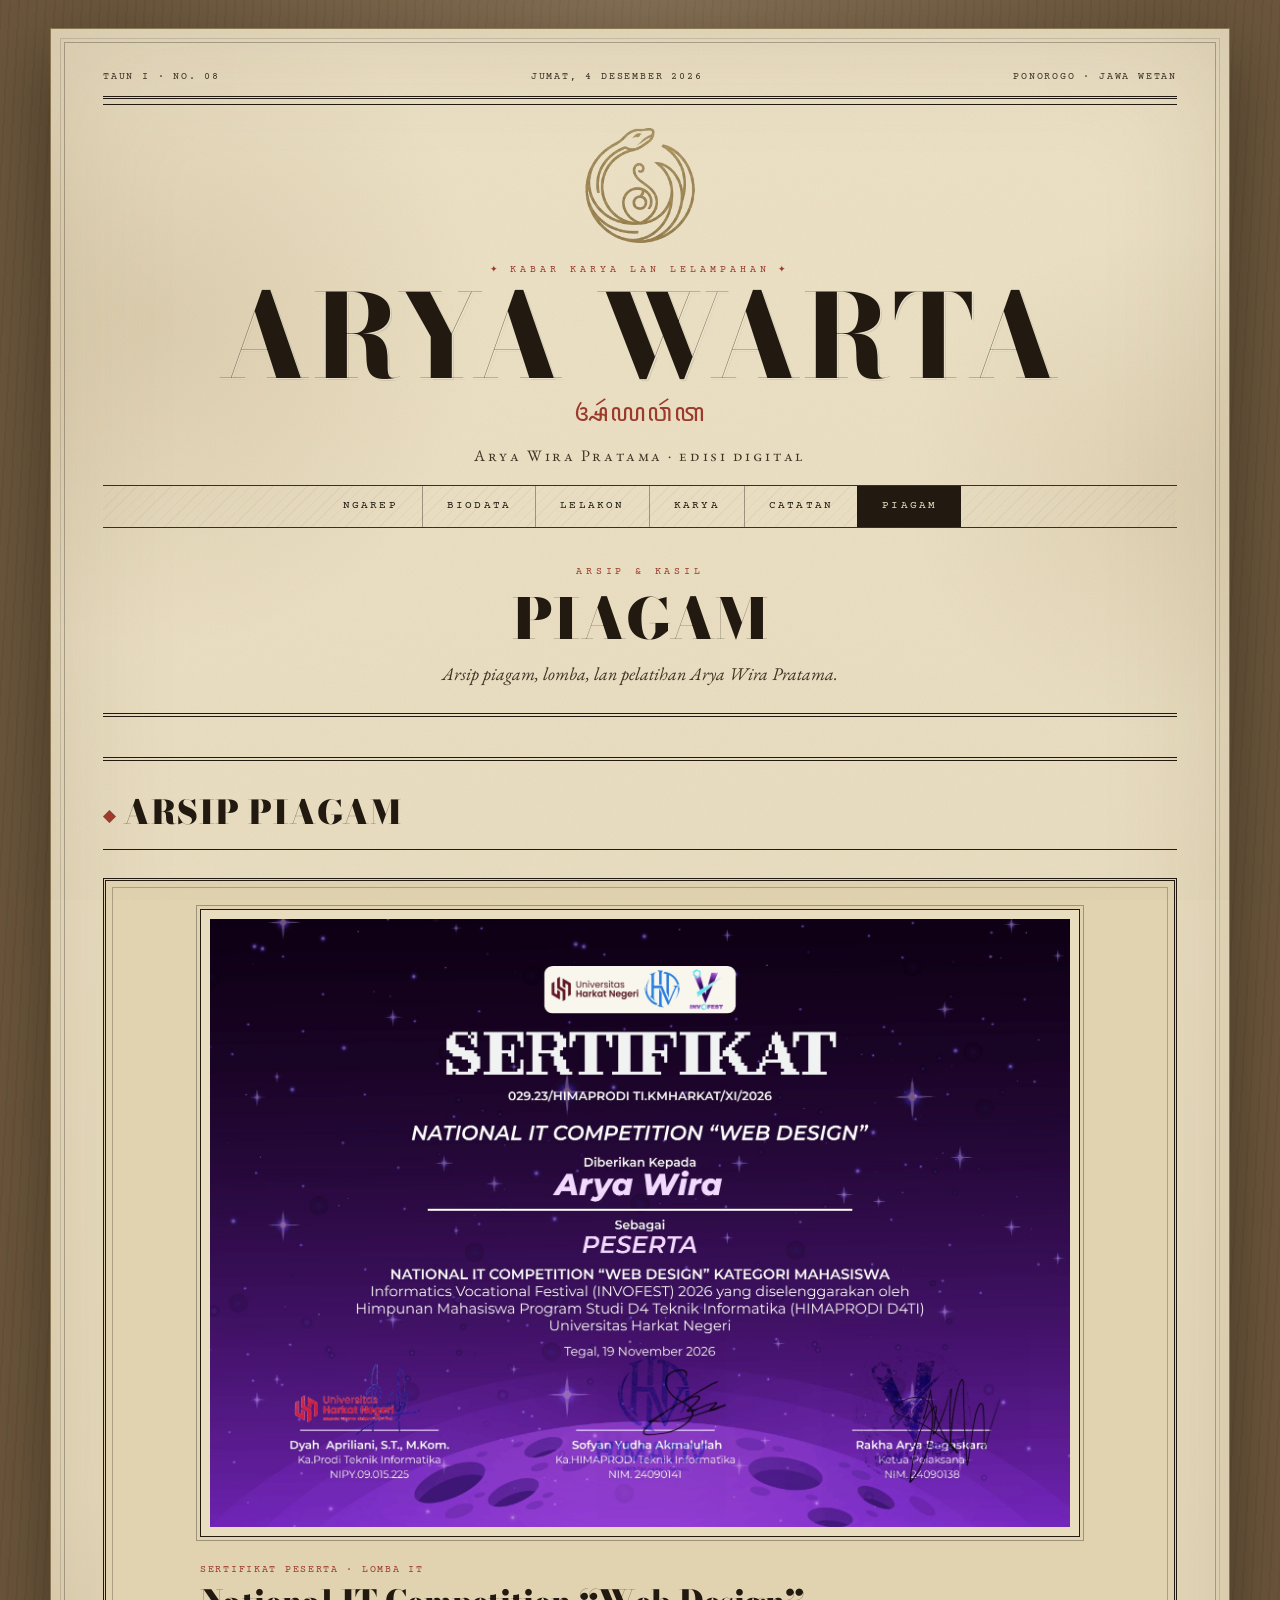
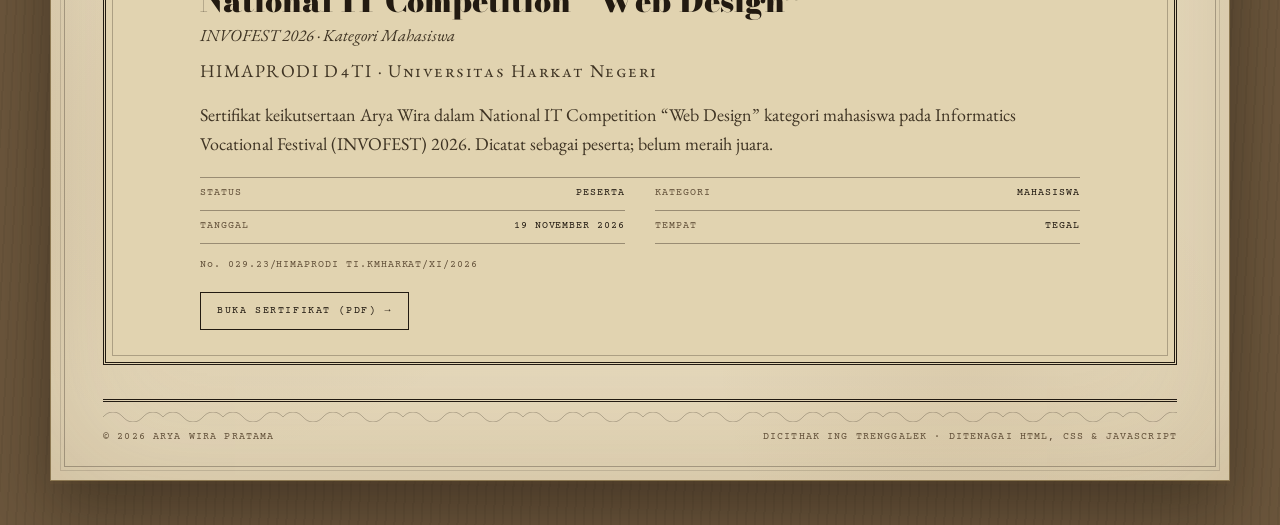
<file: certificates.html>
<!DOCTYPE html>
<html lang="id">
<head>
  <meta charset="UTF-8">
  <meta name="viewport" content="width=device-width, initial-scale=1.0">
  <title>Piagam — Arya Warta</title>
  <meta name="description" content="Arsip sertifikat dan pencapaian Arya Wira Pratama.">
  <meta name="author" content="Arya Wira Pratama">
  <meta name="theme-color" content="#E9DDC0">
  <link rel="icon" type="image/png" sizes="32x32" href="favicon-32.png">
  <link rel="icon" type="image/png" sizes="180x180" href="favicon-180.png">
  <link rel="apple-touch-icon" sizes="180x180" href="favicon-180.png">
  <meta property="og:type" content="website">
  <meta property="og:site_name" content="Arya Warta">
  <meta property="og:locale" content="id_ID">
  <meta property="og:title" content="Piagam — Arya Warta">
  <meta property="og:description" content="Arsip sertifikat dan pencapaian Arya Wira Pratama.">
  <meta property="og:image" content="your-photo.jpg">
  <meta name="twitter:card" content="summary_large_image">
  <meta name="twitter:title" content="Piagam — Arya Warta">
  <meta name="twitter:description" content="Arsip sertifikat dan pencapaian Arya Wira Pratama.">
  <meta name="twitter:image" content="your-photo.jpg">
  <link rel="preconnect" href="https://fonts.googleapis.com">
  <link rel="preconnect" href="https://fonts.gstatic.com" crossorigin>
  <link href="https://fonts.googleapis.com/css2?family=Bodoni+Moda:opsz,wght@6..96,400..900&family=Courier+Prime:wght@400;700&family=EB+Garamond:ital,wght@0,400;0,600;1,400&family=Grenze+Gotisch:wght@100..900&family=Noto+Sans+Javanese:wght@400;700&family=Pinyon+Script&display=swap" rel="stylesheet">
  <link rel="stylesheet" href="style.css">
  <noscript><style>.reveal{opacity:1;transform:none}</style></noscript>
</head>
<body>
<a class="skip-link" href="#main">Langsung ke isi</a>
<div class="page-shadow" aria-hidden="true"></div>

<div class="sheet">

  <header class="masthead">
    <div class="masthead-meta">
      <span>Taun I &middot; No. 08</span>
      <span id="edition-date">Ngemot tanggal&hellip;</span>
      <span>Ponorogo &middot; Jawa Wetan</span>
    </div>
    <div class="masthead-rule"></div>
    <img class="masthead-logo" src="logo-emblem.png" alt="" width="372" height="392" decoding="async">
    <p class="masthead-kicker">Kabar Karya lan Lelampahan</p>
    <h1 class="masthead-title"><a href="index.html">Arya Warta</a></h1>
    <p class="masthead-jawa" lang="jv" aria-hidden="true">ꦄꦂꦪꦮꦂꦠ</p>
    <p class="masthead-tagline">Arya Wira Pratama &middot; edisi digital</p>
    <nav class="masthead-nav" aria-label="Navigasi utama">
      <a href="index.html" title="Beranda">Ngarep</a>
      <a href="biodata.html" title="Biodata">Biodata</a>
      <a href="riwayat.html" title="Riwayat">Lelakon</a>
      <a href="projects.html" title="Proyek">Karya</a>
      <a href="catatan.html" title="Catatan">Catatan</a>
      <a href="certificates.html" aria-current="page" title="Sertifikat">Piagam</a>
    </nav>
  </header>

  <main class="page-shell" id="main" tabindex="-1">

    <div class="page-head reveal">
      <p class="kicker">Arsip &amp; Kasil</p>
      <h2 class="page-title">Piagam</h2>
      <p class="page-dek">
        Arsip piagam, lomba, lan pelatihan Arya Wira Pratama.
      </p>
    </div>

    <section class="section reveal" aria-labelledby="piagam-heading">
      <div class="section-head">
        <h2 id="piagam-heading">Arsip Piagam</h2>
      </div>

      <article class="cert-card">
        <a class="cert-preview lightbox-trigger" href="sertifikat-invofest-2026.jpg" data-lightbox aria-label="Perbesar sertifikat National IT Competition Web Design INVOFEST 2026">
          <img src="sertifikat-invofest-2026.jpg" alt="Sertifikat peserta National IT Competition Web Design INVOFEST 2026 atas nama Arya Wira"
               width="1754" height="1241" loading="lazy" decoding="async">
        </a>

        <div class="cert-body">
          <p class="cert-kicker">Sertifikat Peserta &middot; Lomba IT</p>
          <h3>National IT Competition &ldquo;Web Design&rdquo;</h3>
          <p class="cert-event">INVOFEST 2026 &middot; Kategori Mahasiswa</p>
          <p class="cert-org">HIMAPRODI D4TI &middot; Universitas Harkat Negeri</p>
          <p class="cert-desc">
            Sertifikat keikutsertaan Arya Wira dalam National IT Competition
            &ldquo;Web Design&rdquo; kategori mahasiswa pada Informatics
            Vocational Festival (INVOFEST) 2026. Dicatat sebagai peserta;
            belum meraih juara.
          </p>

          <dl class="cert-facts">
            <div><dt>Status</dt><dd>Peserta</dd></div>
            <div><dt>Kategori</dt><dd>Mahasiswa</dd></div>
            <div><dt>Tanggal</dt><dd>19 November 2026</dd></div>
            <div><dt>Tempat</dt><dd>Tegal</dd></div>
          </dl>

          <p class="cert-number">No. 029.23/HIMAPRODI TI.KMHARKAT/XI/2026</p>

          <a class="cert-link" href="sertifikat-invofest-2026.pdf" target="_blank" rel="noopener">
            Buka sertifikat (PDF) <span>&rarr;</span>
          </a>
        </div>
      </article>
    </section>

  </main>

  <footer class="colophon">
    <span>&copy; 2026 Arya Wira Pratama</span>
    <span>Dicithak ing Trenggalek &middot; Ditenagai HTML, CSS &amp; JavaScript</span>
  </footer>

</div>

<script src="script.js"></script>
</body>
</html>
</file>
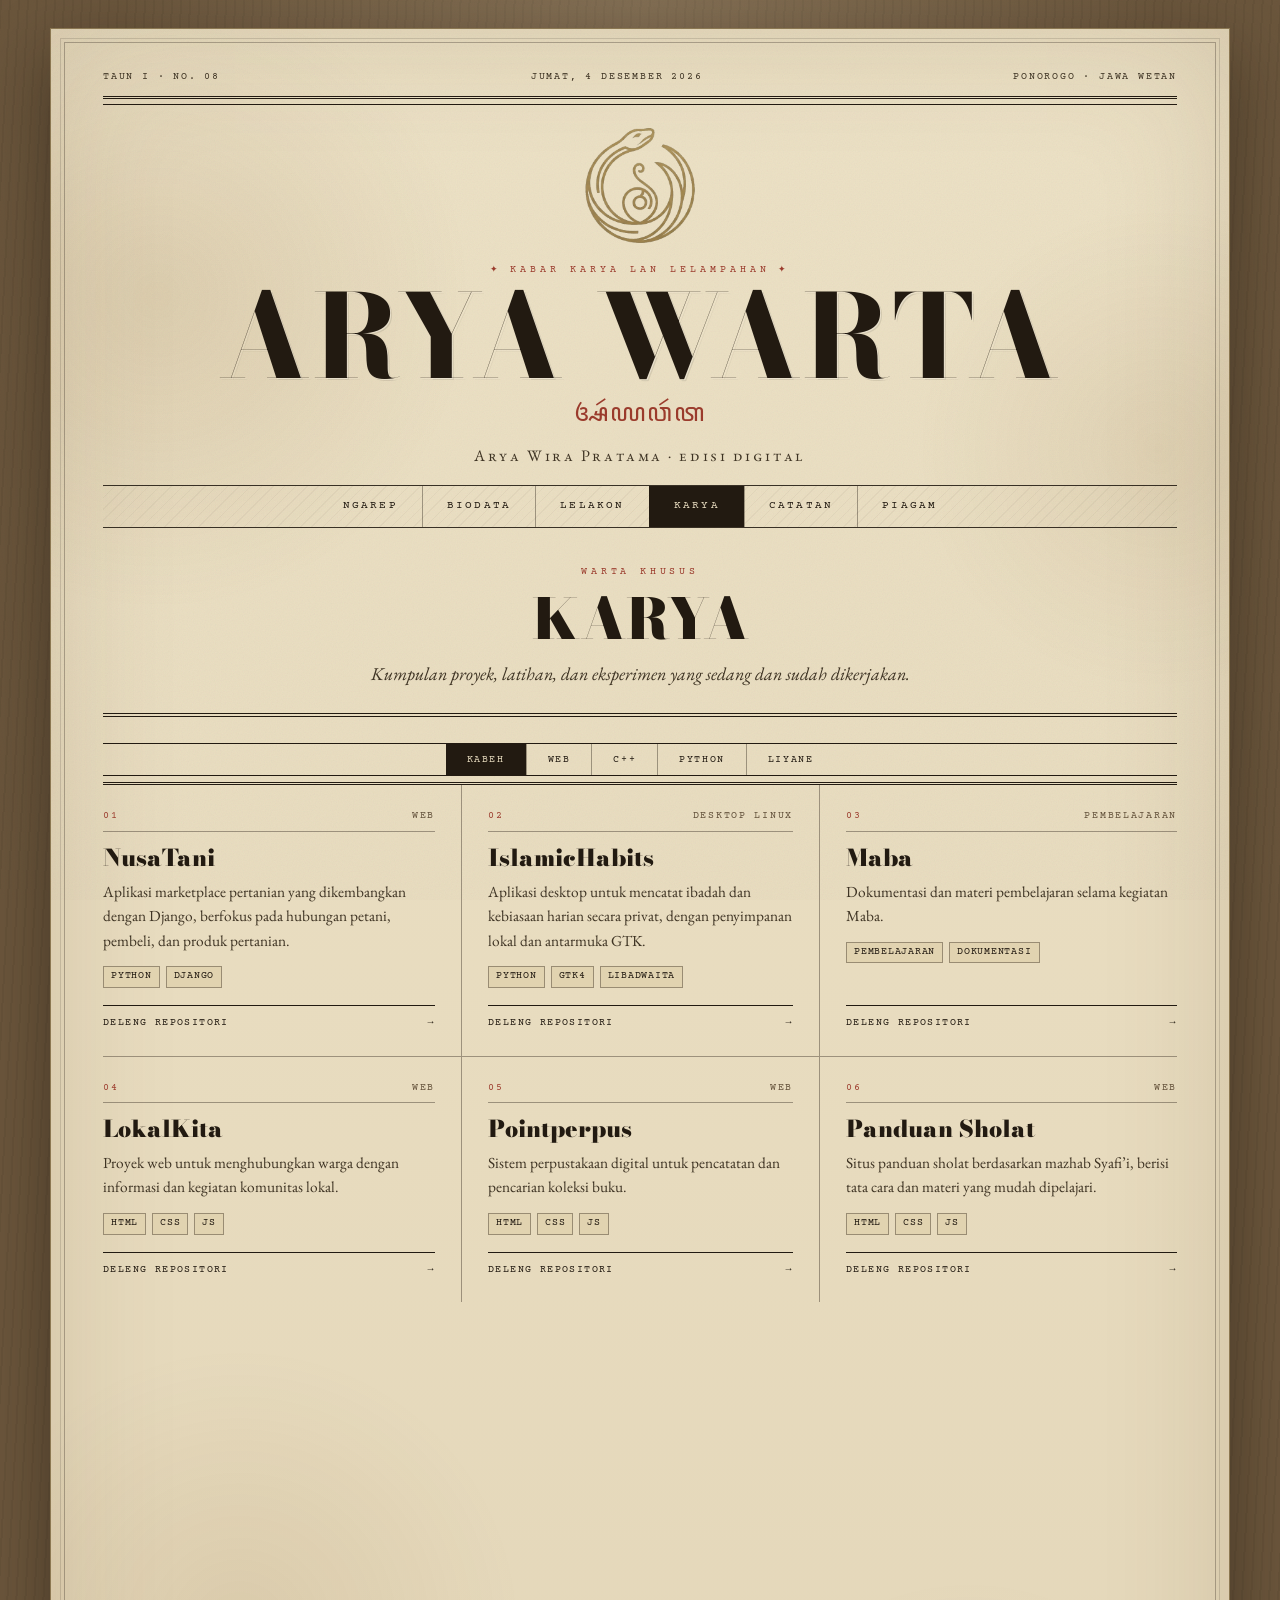
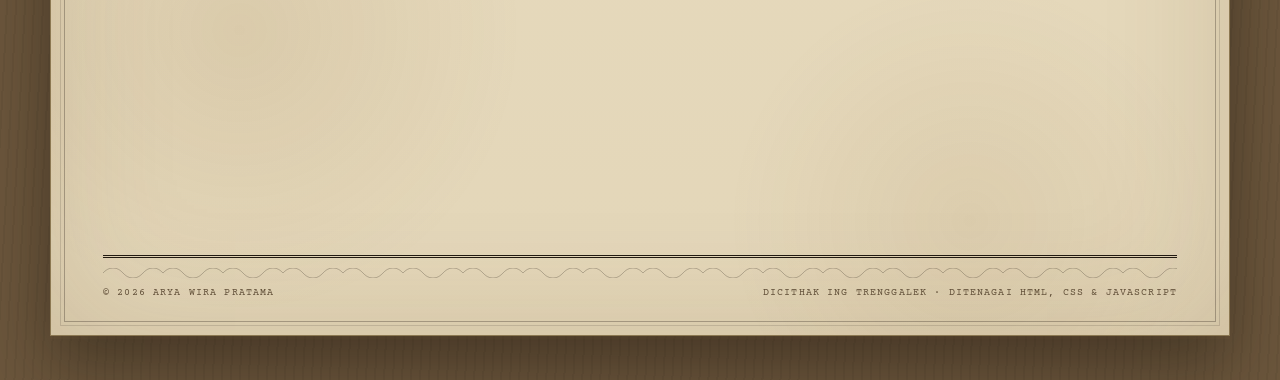
<file: projects.html>
<!DOCTYPE html>
<html lang="id">
<head>
  <meta charset="UTF-8">
  <meta name="viewport" content="width=device-width, initial-scale=1.0">
  <title>Karya — Arya Warta</title>
  <meta name="description" content="Laporan khusus: proyek dan eksperimen Arya Wira Pratama.">
  <meta name="author" content="Arya Wira Pratama">
  <meta name="theme-color" content="#E9DDC0">
  <link rel="icon" type="image/png" sizes="32x32" href="favicon-32.png">
  <link rel="icon" type="image/png" sizes="180x180" href="favicon-180.png">
  <link rel="apple-touch-icon" sizes="180x180" href="favicon-180.png">
  <meta property="og:type" content="website">
  <meta property="og:site_name" content="Arya Warta">
  <meta property="og:locale" content="id_ID">
  <meta property="og:title" content="Karya — Arya Warta">
  <meta property="og:description" content="Laporan khusus: proyek dan eksperimen Arya Wira Pratama.">
  <meta property="og:image" content="your-photo.jpg">
  <meta name="twitter:card" content="summary_large_image">
  <meta name="twitter:title" content="Karya — Arya Warta">
  <meta name="twitter:description" content="Laporan khusus: proyek dan eksperimen Arya Wira Pratama.">
  <meta name="twitter:image" content="your-photo.jpg">
  <link rel="preconnect" href="https://fonts.googleapis.com">
  <link rel="preconnect" href="https://fonts.gstatic.com" crossorigin>
  <link href="https://fonts.googleapis.com/css2?family=Bodoni+Moda:opsz,wght@6..96,400..900&family=Courier+Prime:wght@400;700&family=EB+Garamond:ital,wght@0,400;0,600;1,400&family=Grenze+Gotisch:wght@100..900&family=Noto+Sans+Javanese:wght@400;700&family=Pinyon+Script&display=swap" rel="stylesheet">
  <link rel="stylesheet" href="style.css">
  <noscript><style>.reveal{opacity:1;transform:none}</style></noscript>
</head>
<body>
<a class="skip-link" href="#main">Langsung ke isi</a>
<div class="page-shadow" aria-hidden="true"></div>

<div class="sheet">

  <header class="masthead">
    <div class="masthead-meta">
      <span>Taun I &middot; No. 08</span>
      <span id="edition-date">Ngemot tanggal&hellip;</span>
      <span>Ponorogo &middot; Jawa Wetan</span>
    </div>
    <div class="masthead-rule"></div>
    <img class="masthead-logo" src="logo-emblem.png" alt="" width="372" height="392" decoding="async">
    <p class="masthead-kicker">Kabar Karya lan Lelampahan</p>
    <h1 class="masthead-title"><a href="index.html">Arya Warta</a></h1>
    <p class="masthead-jawa" lang="jv" aria-hidden="true">ꦄꦂꦪꦮꦂꦠ</p>
    <p class="masthead-tagline">Arya Wira Pratama &middot; edisi digital</p>
    <nav class="masthead-nav" aria-label="Navigasi utama">
      <a href="index.html" title="Beranda">Ngarep</a>
      <a href="biodata.html" title="Biodata">Biodata</a>
      <a href="riwayat.html" title="Riwayat">Lelakon</a>
      <a href="projects.html" aria-current="page" title="Proyek">Karya</a>
      <a href="catatan.html" title="Catatan">Catatan</a>
      <a href="certificates.html" title="Sertifikat">Piagam</a>
    </nav>
  </header>

  <main class="page-shell" id="main" tabindex="-1">

    <div class="page-head reveal">
      <p class="kicker">Warta Khusus</p>
      <h2 class="page-title">Karya</h2>
      <p class="page-dek">
        Kumpulan proyek, latihan, dan eksperimen yang sedang dan sudah dikerjakan.
      </p>
    </div>

    <div class="filters reveal" role="group" aria-label="Filter kategori proyek">
      <button type="button" class="active" data-filter="all">Kabeh</button>
      <button type="button" data-filter="web">Web</button>
      <button type="button" data-filter="cpp">C++</button>
      <button type="button" data-filter="python">Python</button>
      <button type="button" data-filter="other">Liyane</button>
    </div>

    <div class="cards-3 projects-grid">

      <article class="project-card reveal" data-category="web">
        <div class="card-top"><span>01</span><span>Web</span></div>
        <h3>NusaTani</h3>
        <p>
          Aplikasi marketplace pertanian yang dikembangkan dengan Django,
          berfokus pada hubungan petani, pembeli, dan produk pertanian.
        </p>
        <div class="tech"><span>Python</span><span>Django</span></div>
        <a class="project-link" href="https://github.com/aksara26/Nusatani" target="_blank" rel="noopener">
          Deleng repositori <span>&rarr;</span>
        </a>
      </article>

      <article class="project-card reveal" data-category="python">
        <div class="card-top"><span>02</span><span>Desktop Linux</span></div>
        <h3>IslamicHabits</h3>
        <p>
          Aplikasi desktop untuk mencatat ibadah dan kebiasaan harian secara
          privat, dengan penyimpanan lokal dan antarmuka GTK.
        </p>
        <div class="tech"><span>Python</span><span>GTK4</span><span>libadwaita</span></div>
        <a class="project-link" href="https://github.com/aksara26/IslamicHabits" target="_blank" rel="noopener">
          Deleng repositori <span>&rarr;</span>
        </a>
      </article>

      <article class="project-card reveal" data-category="other">
        <div class="card-top"><span>03</span><span>Pembelajaran</span></div>
        <h3>Maba</h3>
        <p>
          Dokumentasi dan materi pembelajaran selama kegiatan Maba.
        </p>
        <div class="tech"><span>Pembelajaran</span><span>Dokumentasi</span></div>
        <a class="project-link" href="https://github.com/aksara26/Maba" target="_blank" rel="noopener">
          Deleng repositori <span>&rarr;</span>
        </a>
      </article>

      <article class="project-card reveal" data-category="web">
        <div class="card-top"><span>04</span><span>Web</span></div>
        <h3>LokalKita</h3>
        <p>
          Proyek web untuk menghubungkan warga dengan informasi dan kegiatan
          komunitas lokal.
        </p>
        <div class="tech"><span>HTML</span><span>CSS</span><span>JS</span></div>
        <a class="project-link" href="https://github.com/tamam210/LocalKita" target="_blank" rel="noopener">
          Deleng repositori <span>&rarr;</span>
        </a>
      </article>

      <article class="project-card reveal" data-category="web">
        <div class="card-top"><span>05</span><span>Web</span></div>
        <h3>Pointperpus</h3>
        <p>
          Sistem perpustakaan digital untuk pencatatan dan pencarian koleksi
          buku.
        </p>
        <div class="tech"><span>HTML</span><span>CSS</span><span>JS</span></div>
        <a class="project-link" href="https://github.com/aksara26/Pointperpus" target="_blank" rel="noopener">
          Deleng repositori <span>&rarr;</span>
        </a>
      </article>

      <article class="project-card reveal" data-category="web">
        <div class="card-top"><span>06</span><span>Web</span></div>
        <h3>Panduan Sholat</h3>
        <p>
          Situs panduan sholat berdasarkan mazhab Syafi&rsquo;i, berisi tata cara
          dan materi yang mudah dipelajari.
        </p>
        <div class="tech"><span>HTML</span><span>CSS</span><span>JS</span></div>
        <a class="project-link" href="https://github.com/aksara26/panduan-sholat" target="_blank" rel="noopener">
          Deleng repositori <span>&rarr;</span>
        </a>
      </article>

      <article class="project-card reveal" data-category="web">
        <div class="card-top"><span>07</span><span>Web</span></div>
        <h3>Personal Portfolio</h3>
        <p>
          Website pribadi untuk memperkenalkan diri, pendidikan, proyek, dan
          perjalanan belajar.
        </p>
        <div class="tech"><span>HTML</span><span>CSS</span><span>JS</span></div>
        <a class="project-link" href="https://github.com/aksara26/aksara26.github.io" target="_blank" rel="noopener">
          Deleng ing GitHub <span>&rarr;</span>
        </a>
      </article>

      <article class="project-card reveal" data-category="cpp">
        <div class="card-top"><span>08</span><span>C++</span></div>
        <h3>C++ Learning</h3>
        <p>
          Kumpulan latihan C++ dari dasar: variabel, output, logika, dan latihan
          algoritma sederhana.
        </p>
        <div class="tech"><span>C++</span><span>Dasar</span><span>Algoritma</span></div>
        <a class="project-link" href="https://github.com/aksara26/Belajar_mandiri/tree/main/cpp" target="_blank" rel="noopener">
          Deleng ing GitHub <span>&rarr;</span>
        </a>
      </article>

      <article class="project-card reveal" data-category="cpp">
        <div class="card-top"><span>09</span><span>C++</span></div>
        <h3>Logika Pertarungan</h3>
        <p>
          Latihan membuat sistem pertarungan sederhana dengan logika damage,
          critical hit, kondisi, dan perhitungan.
        </p>
        <div class="tech"><span>C++</span><span>Logika</span><span>Algoritma</span></div>
        <a class="project-link" href="https://github.com/aksara26" target="_blank" rel="noopener">
          Deleng ing GitHub <span>&rarr;</span>
        </a>
      </article>

      <article class="project-card reveal" data-category="python">
        <div class="card-top"><span>10</span><span>Python</span></div>
        <h3>Python Learning</h3>
        <p>
          Kumpulan latihan Python dari dasar: variabel, output, f-string, logika,
          dan latihan algoritma sederhana.
        </p>
        <div class="tech"><span>Python</span><span>Dasar</span><span>Algoritma</span></div>
        <a class="project-link" href="https://github.com/aksara26/Belajar_mandiri/tree/main/Python" target="_blank" rel="noopener">
          Deleng ing GitHub <span>&rarr;</span>
        </a>
      </article>

      <article class="project-card reveal" data-category="other">
        <div class="card-top"><span>11</span><span>GitHub</span></div>
        <h3>Perjalanan Git &amp; GitHub</h3>
        <p>
          Dokumentasi perjalanan belajar Git, repository, branch, commit, push,
          dan pengelolaan proyek di GitHub.
        </p>
        <div class="tech"><span>Git</span><span>GitHub</span><span>Linux</span></div>
        <a class="project-link" href="https://github.com/aksara26" target="_blank" rel="noopener">
          Bukak GitHub <span>&rarr;</span>
        </a>
      </article>

      <article class="project-card reveal" data-category="other">
        <div class="card-top"><span>12</span><span>Enggal Teka</span></div>
        <h3>Karya Berikutnya</h3>
        <p>
          Ruang untuk proyek berikutnya &mdash; aplikasi, website, atau eksperimen
          coding baru yang sedang disiapkan.
        </p>
        <div class="tech"><span>Ide</span><span>Bangun</span><span>Belajar</span></div>
        <span class="project-link disabled">Enggal teka <span>&rarr;</span></span>
      </article>

    </div>

  </main>

  <footer class="colophon">
    <span>&copy; 2026 Arya Wira Pratama</span>
    <span>Dicithak ing Trenggalek &middot; Ditenagai HTML, CSS &amp; JavaScript</span>
  </footer>

</div>

<script src="script.js"></script>
</body>
</html>
</file>
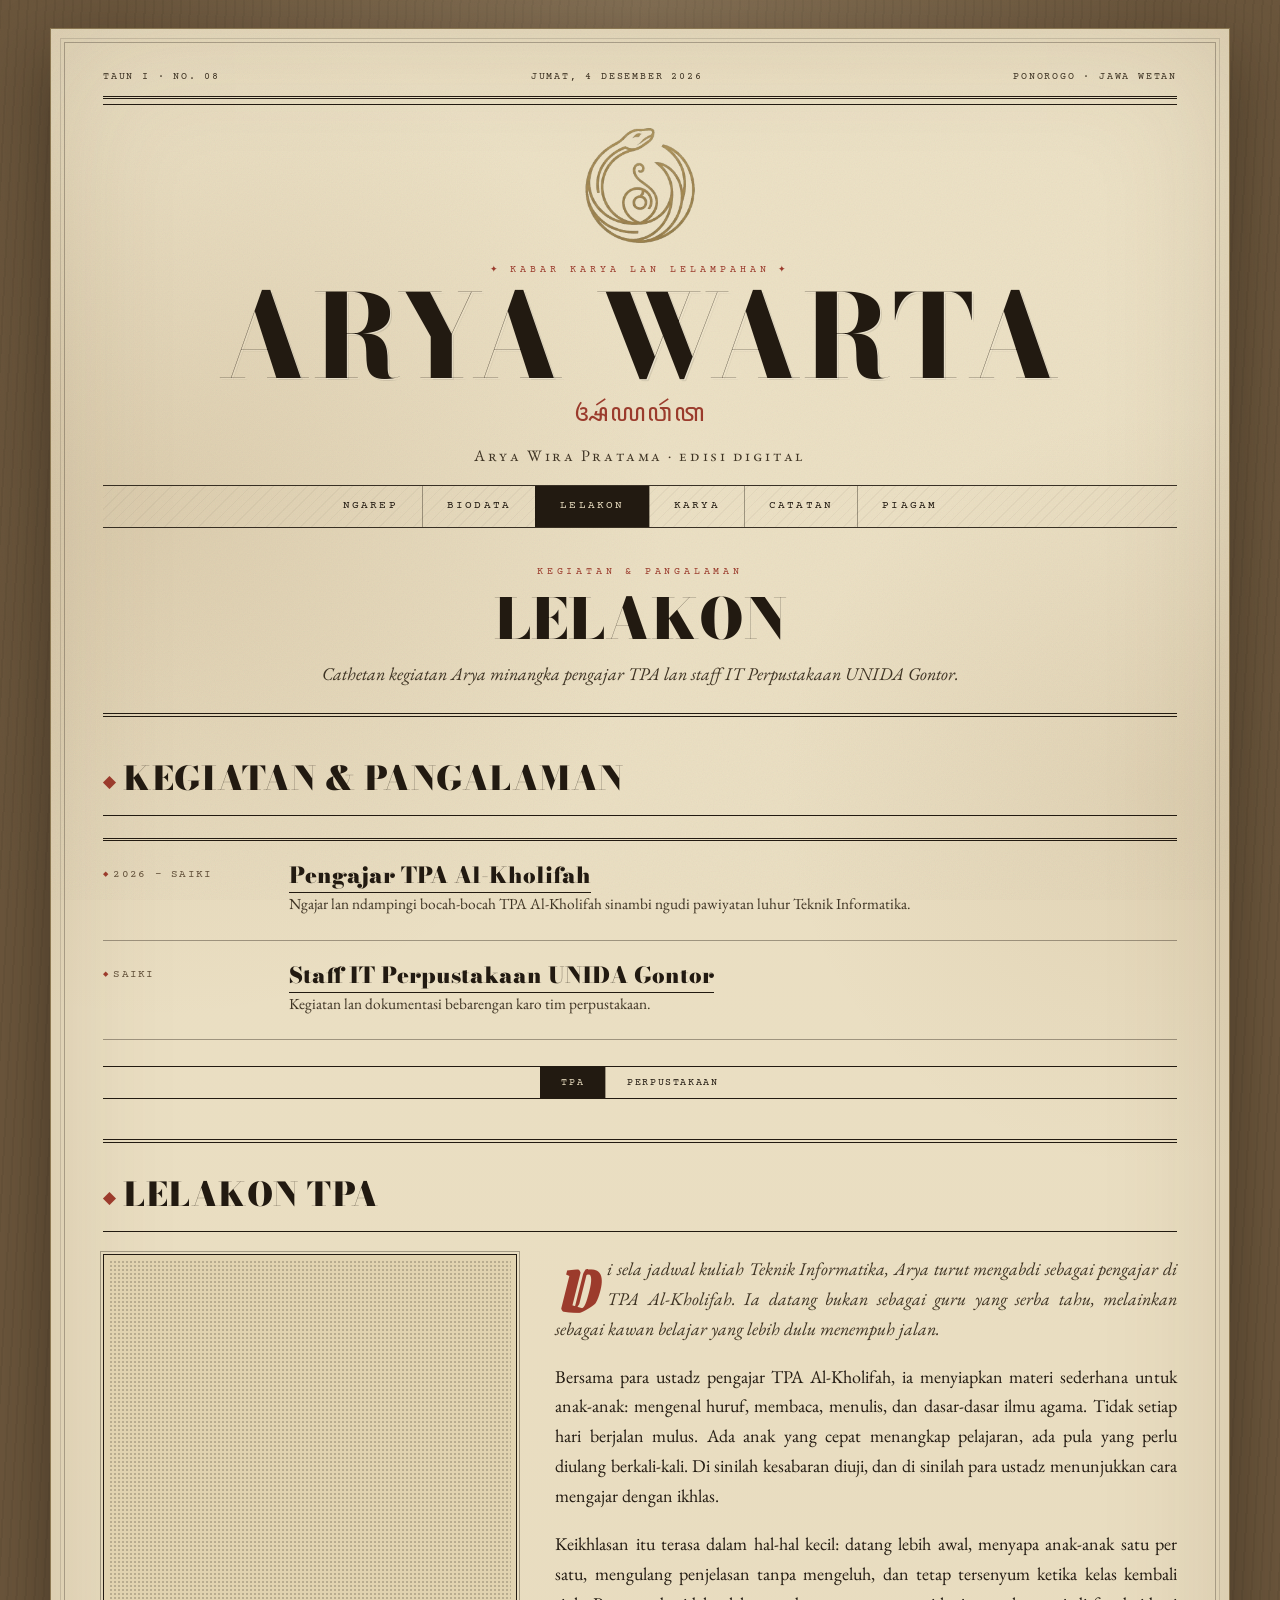
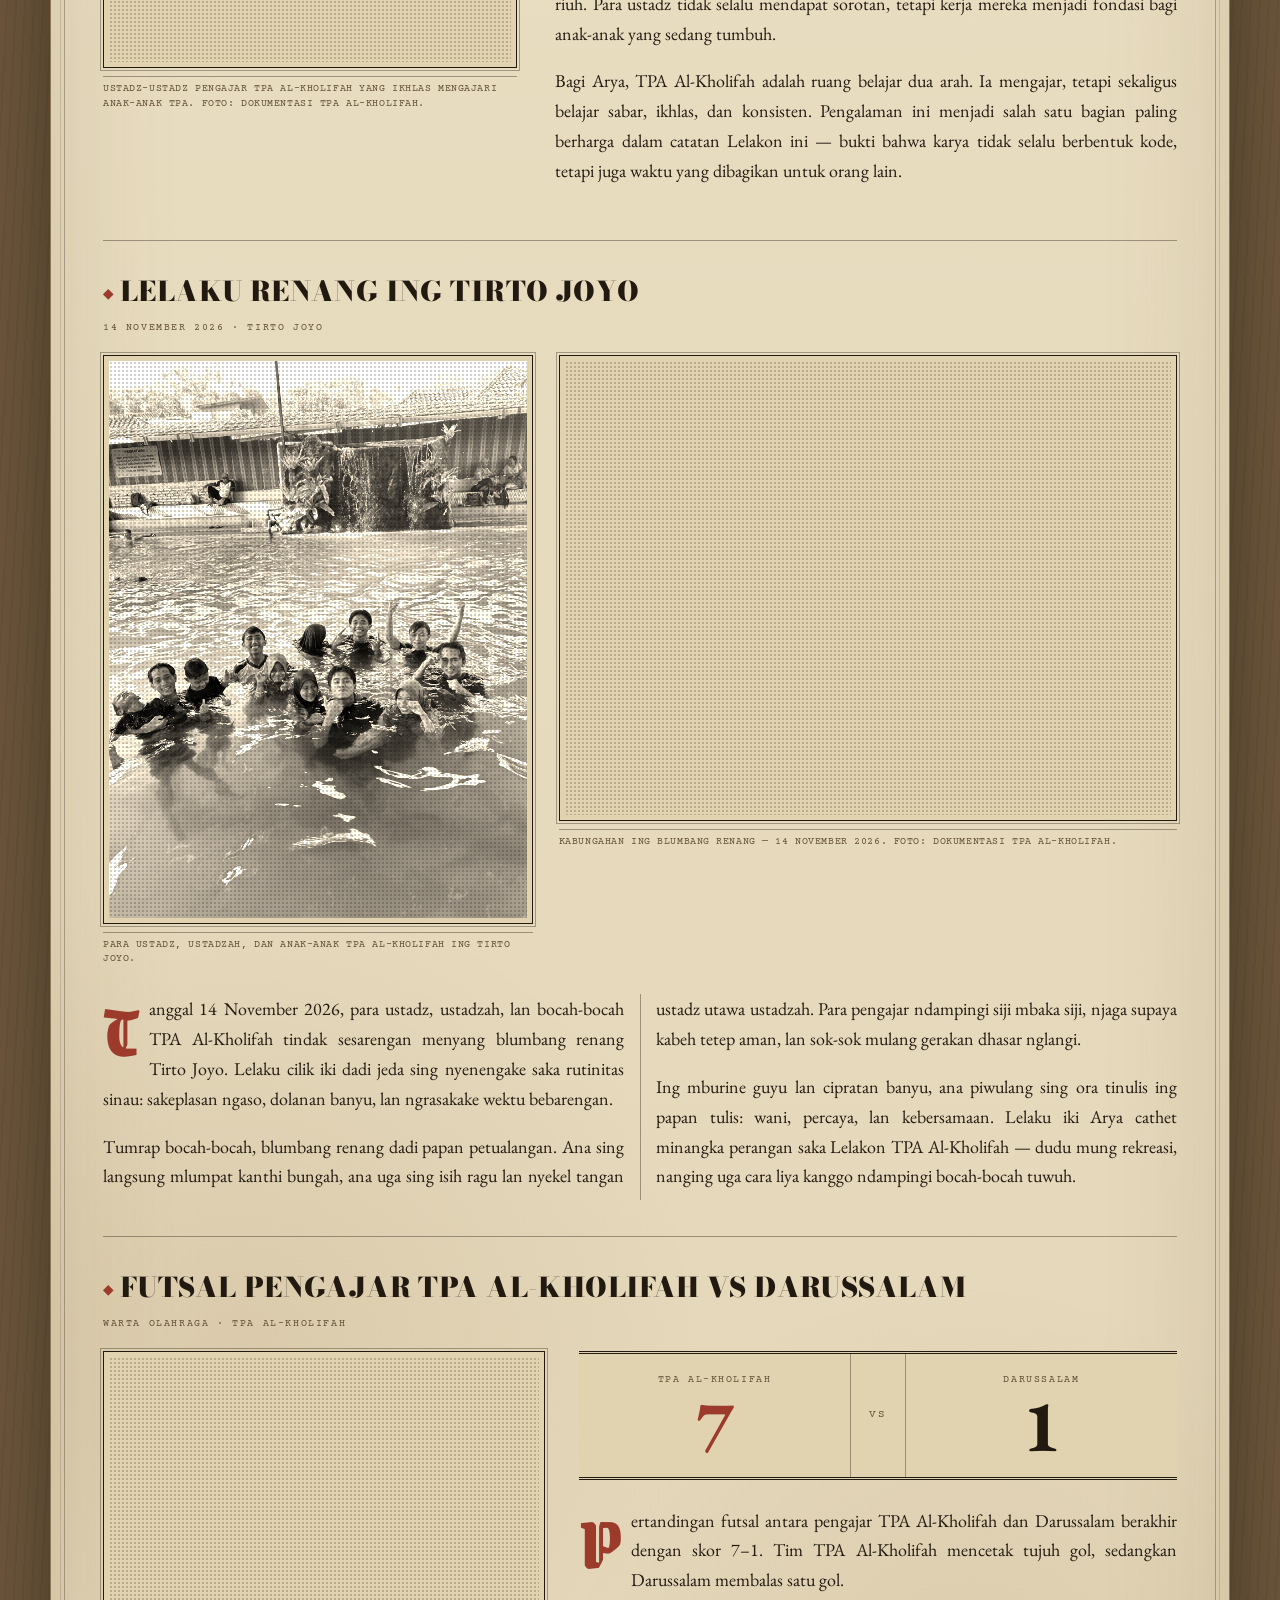
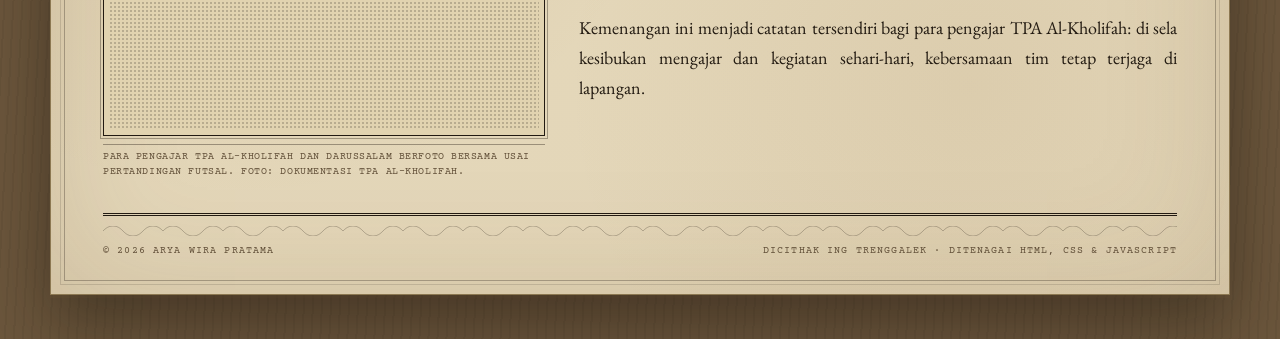
<file: riwayat.html>
<!DOCTYPE html>
<html lang="id">
<head>
  <meta charset="UTF-8">
  <meta name="viewport" content="width=device-width, initial-scale=1.0">
  <title>Lelakon — Arya Warta</title>
  <meta name="description" content="Catatan kegiatan lan pangalaman Arya Wira Pratama, wiwit ngajar TPA nganti lelaku bebarengan.">
  <meta name="author" content="Arya Wira Pratama">
  <meta name="theme-color" content="#E9DDC0">
  <link rel="icon" type="image/png" sizes="32x32" href="favicon-32.png">
  <link rel="icon" type="image/png" sizes="180x180" href="favicon-180.png">
  <link rel="apple-touch-icon" sizes="180x180" href="favicon-180.png">
  <meta property="og:type" content="website">
  <meta property="og:site_name" content="Arya Warta">
  <meta property="og:locale" content="id_ID">
  <meta property="og:title" content="Lelakon — Arya Warta">
  <meta property="og:description" content="Catatan kegiatan lan pangalaman Arya Wira Pratama, wiwit ngajar TPA nganti lelaku bebarengan.">
  <meta property="og:image" content="TPA.jpg">
  <meta name="twitter:card" content="summary_large_image">
  <meta name="twitter:title" content="Lelakon — Arya Warta">
  <meta name="twitter:description" content="Catatan kegiatan lan pangalaman Arya Wira Pratama, wiwit ngajar TPA nganti lelaku bebarengan.">
  <meta name="twitter:image" content="TPA.jpg">
  <link rel="preconnect" href="https://fonts.googleapis.com">
  <link rel="preconnect" href="https://fonts.gstatic.com" crossorigin>
  <link href="https://fonts.googleapis.com/css2?family=Bodoni+Moda:opsz,wght@6..96,400..900&family=Courier+Prime:wght@400;700&family=EB+Garamond:ital,wght@0,400;0,600;1,400&family=Grenze+Gotisch:wght@100..900&family=Noto+Sans+Javanese:wght@400;700&family=Pinyon+Script&display=swap" rel="stylesheet">
  <link rel="stylesheet" href="style.css">
  <noscript><style>.reveal{opacity:1;transform:none}</style></noscript>
</head>
<body>
<a class="skip-link" href="#main">Langsung ke isi</a>
<div class="page-shadow" aria-hidden="true"></div>

<div class="sheet">

  <header class="masthead">
    <div class="masthead-meta">
      <span>Taun I &middot; No. 08</span>
      <span id="edition-date">Ngemot tanggal&hellip;</span>
      <span>Ponorogo &middot; Jawa Wetan</span>
    </div>
    <div class="masthead-rule"></div>
    <img class="masthead-logo" src="logo-emblem.png" alt="" width="372" height="392" decoding="async">
    <p class="masthead-kicker">Kabar Karya lan Lelampahan</p>
    <h1 class="masthead-title"><a href="index.html">Arya Warta</a></h1>
    <p class="masthead-jawa" lang="jv" aria-hidden="true">ꦄꦂꦪꦮꦂꦠ</p>
    <p class="masthead-tagline">Arya Wira Pratama &middot; edisi digital</p>
    <nav class="masthead-nav" aria-label="Navigasi utama">
      <a href="index.html" title="Beranda">Ngarep</a>
      <a href="biodata.html" title="Biodata">Biodata</a>
      <a href="riwayat.html" aria-current="page" title="Riwayat">Lelakon</a>
      <a href="projects.html" title="Proyek">Karya</a>
      <a href="catatan.html" title="Catatan">Catatan</a>
      <a href="certificates.html" title="Sertifikat">Piagam</a>
    </nav>
  </header>

  <main class="page-shell" id="main" tabindex="-1">

    <div class="page-head reveal">
      <p class="kicker">Kegiatan &amp; Pangalaman</p>
      <h2 class="page-title">Lelakon</h2>
      <p class="page-dek">
        Cathetan kegiatan Arya minangka pengajar TPA lan staff IT Perpustakaan
        UNIDA Gontor.
      </p>
    </div>

    <section class="section section-flush reveal" aria-labelledby="kegiatan-heading">
      <div class="section-head">
        <h2 id="kegiatan-heading">Kegiatan &amp; Pangalaman</h2>
      </div>

      <ol class="timeline">
        <li class="reveal">
          <span class="tl-year">2026 &ndash; saiki</span>
          <div>
            <h3><a href="#tpa">Pengajar TPA Al-Kholifah</a></h3>
            <p>Ngajar lan ndampingi bocah-bocah TPA Al-Kholifah sinambi ngudi pawiyatan luhur Teknik Informatika.</p>
          </div>
        </li>
        <li class="reveal">
          <span class="tl-year">Saiki</span>
          <div>
            <h3><a href="#perpustakaan">Staff IT Perpustakaan UNIDA Gontor</a></h3>
            <p>Kegiatan lan dokumentasi bebarengan karo tim perpustakaan.</p>
          </div>
        </li>
      </ol>
    </section>

    <div class="filters activity-filters reveal" role="group" aria-label="Pilih kegiatan">
      <button type="button" class="active" data-activity-filter="tpa" aria-pressed="true">TPA</button>
      <button type="button" data-activity-filter="perpustakaan" aria-pressed="false">Perpustakaan</button>
    </div>

    <!-- ===== LELAKON TPA ===== -->
    <section class="section reveal activity-panel" id="tpa" data-activity="tpa">
      <div class="section-head">
        <h2>Lelakon TPA</h2>
      </div>

      <div class="tpa-grid">
        <figure class="photo">
          <a class="lightbox-trigger" href="TPA.jpg" data-lightbox aria-label="Perbesar foto pengajar TPA Al-Kholifah">
            <div class="halftone">
              <img src="TPA.jpg" alt="Para ustadz pengajar TPA Al-Kholifah" width="960" height="960" loading="lazy" decoding="async">
            </div>
          </a>
          <figcaption>
            Ustadz-ustadz pengajar TPA Al-Kholifah yang ikhlas mengajari
            anak-anak TPA. Foto: dokumentasi TPA Al-Kholifah.
          </figcaption>
        </figure>

        <div class="tpa-copy">
          <p class="tpa-lead">
            Di sela jadwal kuliah Teknik Informatika, Arya turut mengabdi
            sebagai pengajar di TPA Al-Kholifah. Ia datang bukan sebagai guru
            yang serba tahu, melainkan sebagai kawan belajar yang lebih dulu
            menempuh jalan.
          </p>
          <p>
            Bersama para ustadz pengajar TPA Al-Kholifah, ia menyiapkan materi
            sederhana untuk anak-anak: mengenal huruf, membaca, menulis, dan
            dasar-dasar ilmu agama. Tidak setiap hari berjalan mulus. Ada anak
            yang cepat menangkap pelajaran, ada pula yang perlu diulang
            berkali-kali. Di sinilah kesabaran diuji, dan di sinilah para
            ustadz menunjukkan cara mengajar dengan ikhlas.
          </p>
          <p>
            Keikhlasan itu terasa dalam hal-hal kecil: datang lebih awal,
            menyapa anak-anak satu per satu, mengulang penjelasan tanpa
            mengeluh, dan tetap tersenyum ketika kelas kembali riuh. Para
            ustadz tidak selalu mendapat sorotan, tetapi kerja mereka menjadi
            fondasi bagi anak-anak yang sedang tumbuh.
          </p>
          <p>
            Bagi Arya, TPA Al-Kholifah adalah ruang belajar dua arah. Ia
            mengajar, tetapi sekaligus belajar sabar, ikhlas, dan konsisten.
            Pengalaman ini menjadi salah satu bagian paling berharga dalam
            catatan Lelakon ini &mdash; bukti bahwa karya tidak selalu
            berbentuk kode, tetapi juga waktu yang dibagikan untuk orang lain.
          </p>
        </div>
      </div>

      <div class="subsection" id="renang">
        <h3 class="subsection-title">Lelaku Renang ing Tirto Joyo</h3>
        <p class="section-date">14 November 2026 &middot; Tirto Joyo</p>

        <div class="renang-gallery">
          <figure class="photo">
            <a class="lightbox-trigger" href="renang.jpeg" data-lightbox aria-label="Perbesar foto renang di Tirto Joyo">
              <div class="halftone">
                <img src="renang.jpeg" alt="Suasana renang bersama TPA Al-Kholifah di Tirto Joyo"
                     width="3024" height="4032" loading="lazy" decoding="async">
              </div>
            </a>
            <figcaption>
              Para ustadz, ustadzah, dan anak-anak TPA Al-Kholifah ing Tirto Joyo.
            </figcaption>
          </figure>

          <figure class="photo">
            <a class="lightbox-trigger" href="renang.1.jpeg" data-lightbox aria-label="Perbesar foto keceriaan anak-anak TPA Al-Kholifah">
              <div class="halftone">
                <img src="renang.1.jpeg" alt="Keceriaan anak-anak TPA Al-Kholifah di kolam Tirto Joyo"
                     width="4032" height="3024" loading="lazy" decoding="async">
              </div>
            </a>
            <figcaption>
              Kabungahan ing blumbang renang &mdash; 14 November 2026.
              Foto: dokumentasi TPA Al-Kholifah.
            </figcaption>
          </figure>
        </div>

        <div class="editorial-body">
          <p>
            Tanggal 14 November 2026, para ustadz, ustadzah, lan bocah-bocah
            TPA Al-Kholifah tindak sesarengan menyang blumbang renang Tirto
            Joyo. Lelaku cilik iki dadi jeda sing nyenengake saka rutinitas
            sinau: sakeplasan ngaso, dolanan banyu, lan ngrasakake wektu
            bebarengan.
          </p>
          <p>
            Tumrap bocah-bocah, blumbang renang dadi papan petualangan. Ana
            sing langsung mlumpat kanthi bungah, ana uga sing isih ragu lan
            nyekel tangan ustadz utawa ustadzah. Para pengajar ndampingi siji
            mbaka siji, njaga supaya kabeh tetep aman, lan sok-sok mulang
            gerakan dhasar nglangi.
          </p>
          <p>
            Ing mburine guyu lan cipratan banyu, ana piwulang sing ora tinulis
            ing papan tulis: wani, percaya, lan kebersamaan. Lelaku iki Arya
            cathet minangka perangan saka Lelakon TPA Al-Kholifah &mdash;
            dudu mung rekreasi, nanging uga cara liya kanggo ndampingi
            bocah-bocah tuwuh.
          </p>
        </div>
      </div>

      <div class="subsection" id="futsal">
        <h3 class="subsection-title">Futsal Pengajar TPA Al-Kholifah vs Darussalam</h3>
        <p class="section-date">Warta Olahraga &middot; TPA Al-Kholifah</p>

        <div class="futsal-grid">
          <figure class="photo">
            <a class="lightbox-trigger" href="futsal-web.jpg" data-lightbox aria-label="Perbesar foto pertandingan futsal TPA Al-Kholifah vs Darussalam">
              <div class="halftone">
                <img src="futsal-web.jpg" alt="Para pengajar TPA Al-Kholifah dan Darussalam berfoto bersama setelah pertandingan futsal"
                     width="576" height="500" loading="lazy" decoding="async">
              </div>
            </a>
            <figcaption>
              Para pengajar TPA Al-Kholifah dan Darussalam berfoto bersama usai
              pertandingan futsal. Foto: dokumentasi TPA Al-Kholifah.
            </figcaption>
          </figure>

          <div class="futsal-copy">
            <div class="scoreboard" role="group" aria-label="Skor akhir futsal: TPA Al-Kholifah 7, Darussalam 1">
              <div class="score-team score-team--winner">
                <span class="score-name">TPA Al-Kholifah</span>
                <span class="score-num">7</span>
              </div>
              <span class="score-vs" aria-hidden="true">vs</span>
              <div class="score-team">
                <span class="score-name">Darussalam</span>
                <span class="score-num">1</span>
              </div>
            </div>

            <div class="editorial-body">
              <p>
                Pertandingan futsal antara pengajar TPA Al-Kholifah dan
                Darussalam berakhir dengan skor 7&ndash;1. Tim TPA Al-Kholifah
                mencetak tujuh gol, sedangkan Darussalam membalas satu gol.
              </p>
              <p>
                Kemenangan ini menjadi catatan tersendiri bagi para pengajar TPA
                Al-Kholifah: di sela kesibukan mengajar dan kegiatan sehari-hari,
                kebersamaan tim tetap terjaga di lapangan.
              </p>
            </div>
          </div>
        </div>
      </div>
    </section>

    <section class="section reveal activity-panel" id="perpustakaan" data-activity="perpustakaan" hidden>
      <div class="section-head">
        <h2>Lelakon Perpustakaan UNIDA Gontor</h2>
      </div>

      <div class="tpa-grid">
        <figure class="photo">
          <a class="lightbox-trigger" href="kumpulPerpus.jpeg" data-lightbox aria-label="Perbesar foto kegiatan Perpustakaan UNIDA Gontor">
            <div class="halftone">
              <img src="kumpulPerpus.jpeg" alt="Kegiatan bersama tim di Perpustakaan UNIDA Gontor"
                   width="1280" height="722" loading="lazy" decoding="async">
            </div>
          </a>
          <figcaption>Kegiatan bersama tim di Perpustakaan UNIDA Gontor. Foto: dokumentasi pribadi.</figcaption>
        </figure>

        <div class="tpa-copy">
          <p class="tpa-lead">
            Arya bertugas sebagai staff IT Perpustakaan UNIDA Gontor.
          </p>
          <p>
            Peran ini menjadi bagian dari perjalanan Arya di bidang teknologi
            informasi. Foto ini mendokumentasikan kegiatan bersama tim
            perpustakaan; catatan kegiatan lainnya dapat ditambahkan di sini
            seiring perjalanan berlangsung.
          </p>
        </div>
      </div>
    </section>

  </main>

  <footer class="colophon">
    <span>&copy; 2026 Arya Wira Pratama</span>
    <span>Dicithak ing Trenggalek &middot; Ditenagai HTML, CSS &amp; JavaScript</span>
  </footer>

</div>

<script src="script.js"></script>
</body>
</html>
</file>
<file: style.css>
/* =========================================================
   ARYA WARTA — tema koran Jawa kuno (1920–40an)
   Palet: kertas soga, tinta sépia, aksen abang bata
   ========================================================= */

:root{
  --paper:#E9DDC0;
  --paper-2:#E1D3B0;
  --paper-3:#D5C49B;
  --ink:#221A11;
  --ink-soft:#3E3323;
  --muted:#63513A;
  --rule:rgba(34,26,17,.38);
  --rule-strong:rgba(34,26,17,.88);
  --accent:#9C3B2C;
  --gold:#A67C3D;

  --display:'Bodoni Moda', Georgia, 'Times New Roman', serif;
  --blackletter:'Grenze Gotisch', 'Bodoni Moda', Georgia, serif;
  --body:'EB Garamond', Georgia, 'Times New Roman', serif;
  --mono:'Courier Prime', 'Courier New', monospace;
  --script:'Pinyon Script', 'Segoe Script', cursive;
  --jawa:'Noto Sans Javanese', serif;

  --shadow:0 28px 62px rgba(20,14,8,.42), 0 3px 0 rgba(120,96,60,.35);
}

*{ box-sizing:border-box; }

html{ scroll-behavior:smooth; }

body{
  margin:0;
  padding:28px 18px 44px;
  color:var(--ink);
  font-family:var(--body);
  font-size:18px;
  line-height:1.66;
  background:
    radial-gradient(ellipse at 50% -10%, rgba(255,240,205,.18), transparent 58%),
    repeating-linear-gradient(93deg, rgba(0,0,0,.05) 0 2px, transparent 2px 9px),
    #6B563C;
  -webkit-font-smoothing:antialiased;
  text-rendering:optimizeLegibility;
}

img{ max-width:100%; display:block; }
a{ color:inherit; }
::selection{ background:var(--ink); color:var(--paper); }

/* ---------- lompat ke isi ---------- */
.skip-link{
  position:fixed;
  top:10px;
  left:10px;
  z-index:10001;
  display:inline-flex;
  align-items:center;
  min-height:44px;
  padding:11px 18px;
  background:var(--ink);
  color:var(--paper);
  font-family:var(--mono);
  font-size:11px;
  letter-spacing:.14em;
  text-transform:uppercase;
  text-decoration:none;
  transform:translateY(-180%);
  transition:transform .18s ease;
}
.skip-link:focus{ transform:none; }
#main:focus{ outline:none; }

a:focus-visible,
button:focus-visible{
  outline:2px solid var(--accent);
  outline-offset:3px;
}

/* ---------- serat kertas (paper grain) ---------- */
body::after{
  content:"";
  position:fixed;
  inset:0;
  z-index:9998;
  pointer-events:none;
  opacity:.16;
  mix-blend-mode:multiply;
  background-image:url("data:image/svg+xml,%3Csvg xmlns='http://www.w3.org/2000/svg' width='180' height='180'%3E%3Cfilter id='n'%3E%3CfeTurbulence type='fractalNoise' baseFrequency='0.82' numOctaves='2' stitchTiles='stitch'/%3E%3C/filter%3E%3Crect width='180' height='180' filter='url(%23n)' opacity='0.42'/%3E%3C/svg%3E");
  background-size:180px 180px;
}

/* ---------- lembar koran ---------- */
.sheet{
  position:relative;
  max-width:1180px;
  margin:0 auto;
  padding:40px 52px 34px;
  background-color:var(--paper);
  background-image:
    radial-gradient(circle at 9% 14%, rgba(122,82,32,.13), transparent 16%),
    radial-gradient(circle at 94% 22%, rgba(122,82,32,.09), transparent 13%),
    radial-gradient(circle at 16% 84%, rgba(122,82,32,.10), transparent 15%),
    radial-gradient(circle at 78% 94%, rgba(122,82,32,.08), transparent 12%),
    linear-gradient(180deg, rgba(255,250,230,.16), rgba(120,86,40,.05));
  border:1px solid #8C7852;
  box-shadow:var(--shadow), inset 0 0 130px rgba(94,62,22,.16);
  transform-origin:left center;
  animation:pageOpen .7s ease-out both;
}

.sheet::before{
  content:"";
  position:absolute;
  inset:13px;
  border:1px solid rgba(34,26,17,.30);
  outline:1px solid rgba(34,26,17,.14);
  outline-offset:3px;
  pointer-events:none;
}

@keyframes pageOpen{
  from{ opacity:.35; transform:perspective(1800px) rotateY(6deg); }
  to  { opacity:1;   transform:perspective(1800px) rotateY(0); }
}

.page-shadow{
  position:fixed;
  inset:0;
  z-index:9997;
  pointer-events:none;
  opacity:0;
  transition:opacity .22s ease;
  background:linear-gradient(90deg, rgba(20,14,8,.65), rgba(20,14,8,.16) 34%, rgba(20,14,8,0) 62%);
}
body.is-turning .page-shadow{ opacity:1; }
body.is-turning .sheet{
  transform-origin:left center;
  animation:pageFold .44s ease-in forwards;
}
@keyframes pageFold{
  to{ transform:perspective(1600px) rotateY(-22deg) translateX(-4%); opacity:.05; }
}

/* ---------- kepala koran / masthead ---------- */
.masthead{ text-align:center; }

.masthead-meta{
  display:flex;
  justify-content:space-between;
  gap:14px;
  font-family:var(--mono);
  font-size:10px;
  letter-spacing:.18em;
  text-transform:uppercase;
  color:var(--ink-soft);
}

.masthead-rule{
  margin:10px 0 0;
  height:9px;
  border-top:3px double var(--ink);
  border-bottom:1px solid var(--ink);
}

.masthead-logo{
  display:block;
  width:clamp(86px, 9vw, 116px);
  height:auto;
  margin:20px auto 2px;
}

.masthead-kicker{
  margin:16px 0 4px;
  font-family:var(--mono);
  font-size:10px;
  letter-spacing:.4em;
  text-transform:uppercase;
  color:var(--accent);
}
.masthead-kicker::before,
.masthead-kicker::after{
  content:"✦";
  margin:0 .9em;
  font-size:.85em;
  color:var(--accent);
}

.masthead-title{
  margin:0;
  font-family:var(--display);
  font-weight:800;
  font-optical-sizing:auto;
  font-size:clamp(2.35rem, 9.4vw, 7.2rem);
  line-height:.92;
  letter-spacing:.015em;
  text-transform:uppercase;
  text-shadow:1px 1px 0 rgba(255,250,235,.5), 2px 2px 0 rgba(34,26,17,.1);
}
.masthead-title a{ text-decoration:none; }

.masthead-jawa{
  margin:10px 0 0;
  font-family:var(--jawa);
  font-size:clamp(1.1rem, 2.4vw, 1.6rem);
  line-height:1.5;
  letter-spacing:.08em;
  color:var(--accent);
}

.masthead-tagline{
  margin:6px 0 16px;
  font-variant:small-caps;
  font-size:1rem;
  letter-spacing:.16em;
  color:var(--ink-soft);
}

.masthead-nav{
  display:flex;
  flex-wrap:wrap;
  justify-content:center;
  border-top:1px solid var(--rule-strong);
  border-bottom:1px solid var(--rule-strong);
  background-image:repeating-linear-gradient(135deg, rgba(34,26,17,.04) 0 1px, transparent 1px 8px);
}
.masthead-nav a{
  padding:11px 24px;
  font-family:var(--mono);
  font-size:11px;
  letter-spacing:.2em;
  text-transform:uppercase;
  text-decoration:none;
  border-left:1px solid var(--rule);
  transition:background .16s ease, color .16s ease;
}
.masthead-nav a:first-child{ border-left:0; }
.masthead-nav a:hover,
.masthead-nav a[aria-current="page"]{ background:var(--ink); color:var(--paper); }

/* ---------- ruang halaman ---------- */
.page-shell{ padding-top:30px; }

.kicker{
  margin:0 0 10px;
  font-family:var(--mono);
  font-size:10px;
  letter-spacing:.38em;
  text-transform:uppercase;
  color:var(--accent);
}

.headline{
  margin:0 0 14px;
  font-family:var(--display);
  font-weight:900;
  font-size:clamp(2.1rem, 4.8vw, 3.6rem);
  line-height:1.03;
  letter-spacing:-.005em;
}

.dek{
  margin:0 0 14px;
  font-style:italic;
  font-size:1.18rem;
  line-height:1.55;
  color:var(--ink-soft);
}

.byline{
  margin:0 0 20px;
  padding:8px 0;
  border-top:1px solid var(--rule);
  border-bottom:1px solid var(--rule);
  font-family:var(--mono);
  font-size:10px;
  letter-spacing:.18em;
  text-transform:uppercase;
  color:var(--ink-soft);
}
.byline strong{ color:var(--accent); font-weight:700; }

/* ---------- foto halftone ---------- */
.photo{ margin:0 0 20px; }
.halftone{
  position:relative;
  overflow:hidden;
  padding:5px;
  background:var(--paper-2);
  border:1px solid var(--ink);
  outline:1px solid rgba(34,26,17,.35);
  outline-offset:2px;
}
.halftone img{
  width:100%;
  height:auto;
  filter:grayscale(1) sepia(.4) contrast(1.1) brightness(1.12);
}
.halftone::after{
  content:"";
  position:absolute;
  inset:5px;
  pointer-events:none;
  background-image:radial-gradient(rgba(20,14,8,.95) .7px, transparent .8px);
  background-size:4px 4px;
  mix-blend-mode:multiply;
  opacity:.22;
}
.photo figcaption{
  margin-top:8px;
  padding-top:5px;
  border-top:1px solid var(--rule);
  font-family:var(--mono);
  font-size:9.5px;
  line-height:1.5;
  letter-spacing:.06em;
  text-transform:uppercase;
  color:var(--muted);
}

/* ---------- pratinjau foto ---------- */
.lightbox-trigger{
  display:block;
  color:inherit;
  text-decoration:none;
  cursor:zoom-in;
}
.halftone img{ transition:transform .55s ease; }
.lightbox-trigger:hover .halftone img,
.lightbox-trigger:focus-visible .halftone img{ transform:scale(1.025); }

.lightbox{
  position:fixed;
  inset:0;
  z-index:10000;
  display:flex;
  align-items:center;
  justify-content:center;
  padding:clamp(16px, 4vw, 48px);
  background:rgba(20,14,8,.9);
  -webkit-backdrop-filter:blur(3px);
  backdrop-filter:blur(3px);
  animation:lightboxIn .2s ease-out;
}
.lightbox[hidden]{ display:none; }
html.lightbox-open,
body.lightbox-open{ overflow:hidden; }
.lightbox-figure{
  display:flex;
  flex-direction:column;
  align-items:center;
  max-width:min(1100px, 94vw);
  max-height:92vh;
  margin:0;
}
.lightbox-img{
  width:auto;
  height:auto;
  max-width:100%;
  max-height:78vh;
  padding:6px;
  background:var(--paper);
  border:1px solid var(--ink);
  outline:1px solid rgba(233,221,192,.35);
  outline-offset:3px;
  box-shadow:0 30px 80px rgba(0,0,0,.55);
  filter:grayscale(.9) sepia(.28) contrast(1.04) brightness(1.03);
}
.lightbox-caption{
  max-width:70ch;
  margin:14px auto 0;
  font-family:var(--mono);
  font-size:10px;
  line-height:1.5;
  letter-spacing:.08em;
  text-transform:uppercase;
  text-align:center;
  color:var(--paper-2);
}
.lightbox-caption[hidden]{ display:none; }
.lightbox-close{
  position:absolute;
  top:max(12px, env(safe-area-inset-top));
  right:max(12px, env(safe-area-inset-right));
  display:flex;
  align-items:center;
  justify-content:center;
  width:46px;
  height:46px;
  padding:0;
  border:1px solid var(--paper);
  background:rgba(34,26,17,.65);
  color:var(--paper);
  font-family:var(--mono);
  font-size:22px;
  line-height:1;
  cursor:pointer;
  transition:background .16s ease, color .16s ease;
}
.lightbox-close:hover{ background:var(--paper); color:var(--ink); }
@keyframes lightboxIn{
  from{ opacity:0; }
  to  { opacity:1; }
}

/* ---------- halaman depan ---------- */
.front-grid{
  display:grid;
  grid-template-columns:minmax(0, 2.1fr) minmax(0, 1fr);
  gap:38px;
}

.lead-body{
  column-count:2;
  column-gap:32px;
  column-rule:1px solid var(--rule);
}
.lead-body p{
  margin:0 0 1em;
  text-align:justify;
  hyphens:auto;
}
.lead-body p:first-child::first-letter{
  float:left;
  padding:9px 10px 0 0;
  font-family:var(--blackletter);
  font-weight:800;
  font-size:4.1em;
  line-height:.72;
  color:var(--accent);
}

.rail{
  display:flex;
  flex-direction:column;
  gap:24px;
  padding-left:30px;
  border-left:1px solid var(--rule);
}

.rail-box{
  padding:18px 20px;
  background:var(--paper-2);
  border:1px solid var(--ink);
  box-shadow:inset 0 0 0 3px var(--paper-2), inset 0 0 0 4px rgba(34,26,17,.30);
}
.box-title{
  margin:0 0 13px;
  padding-bottom:9px;
  border-bottom:1px solid var(--ink);
  font-family:var(--mono);
  font-size:10px;
  letter-spacing:.24em;
  text-transform:uppercase;
  color:var(--accent);
}
.facts{ margin:0; }
.facts > div{
  display:flex;
  justify-content:space-between;
  gap:12px;
  padding:6px 0;
  border-bottom:1px dotted var(--rule);
}
.facts > div:last-child{ border-bottom:0; }
.facts dt{
  font-family:var(--mono);
  font-size:9.5px;
  letter-spacing:.1em;
  text-transform:uppercase;
  color:var(--muted);
}
.facts dd{
  margin:0;
  font-family:var(--mono);
  font-size:11px;
  text-align:right;
}
.rail-note{
  margin:0;
  font-size:.95rem;
  line-height:1.6;
}
.rail-note b{ font-family:var(--display); }
.rail-note a{
  text-decoration:none;
  border-bottom:1px solid var(--rule);
  transition:background .16s ease, color .16s ease;
}
.rail-note a:hover{ background:var(--ink); color:var(--paper); }

/* ---------- warta ringkes ---------- */
.briefs{
  margin:0;
  padding:0;
  list-style:none;
}
.briefs li{
  padding:9px 0;
  border-bottom:1px dotted var(--rule);
}
.briefs li:first-child{ padding-top:0; }
.briefs li:last-child{ padding-bottom:0; border-bottom:0; }
.brief-date{
  display:block;
  margin-bottom:2px;
  font-family:var(--mono);
  font-size:9px;
  letter-spacing:.14em;
  text-transform:uppercase;
  color:var(--muted);
}
.briefs a{
  display:block;
  font-family:var(--display);
  font-size:.98rem;
  font-weight:700;
  line-height:1.25;
  text-decoration:none;
  transition:color .16s ease;
}
.briefs a:hover{ color:var(--accent); }
.brief-desc{
  display:block;
  margin-top:3px;
  font-size:.86rem;
  line-height:1.45;
  color:var(--ink-soft);
}

/* ---------- lelakon anyar ---------- */
.teasers{
  display:grid;
  grid-template-columns:repeat(3, minmax(0,1fr));
  gap:0;
}
.teaser{
  display:flex;
  flex-direction:column;
  padding:0 32px;
  border-left:1px solid var(--rule);
}
.teaser:first-child{ padding-left:0; border-left:0; }
.teaser:last-child{ padding-right:0; }
.teaser-photo{ margin-bottom:14px; }
.teaser-photo .photo{ margin:0; }
.teaser-photo .halftone img{
  aspect-ratio:16 / 10;
  object-fit:cover;
}
.teaser-meta{
  margin:0 0 6px;
  font-family:var(--mono);
  font-size:9px;
  letter-spacing:.16em;
  text-transform:uppercase;
  color:var(--muted);
}
.teaser h3{
  margin:0 0 8px;
  font-family:var(--display);
  font-weight:900;
  font-size:clamp(1.35rem, 2.2vw, 1.7rem);
  line-height:1.1;
}
.teaser h3 a{ text-decoration:none; }
.teaser h3 a:hover{ color:var(--accent); }
.teaser-desc{
  margin:0 0 14px;
  font-size:.97rem;
  line-height:1.6;
  color:var(--ink-soft);
}
.teaser-link{
  display:flex;
  justify-content:space-between;
  gap:10px;
  margin-top:auto;
  padding-top:9px;
  border-top:1px solid var(--ink);
  font-family:var(--mono);
  font-size:9.5px;
  letter-spacing:.14em;
  text-transform:uppercase;
  text-decoration:none;
  transition:background .16s ease, color .16s ease;
}
.teaser-link:hover{ background:var(--ink); color:var(--paper); }

/* ---------- section umum ---------- */
.section{
  margin-top:40px;
  padding-top:24px;
  border-top:4px double var(--ink);
}
.section-flush{
  margin-top:34px;
  padding-top:0;
  border-top:0;
}
.section-head{
  display:flex;
  flex-wrap:wrap;
  align-items:baseline;
  justify-content:space-between;
  gap:8px 16px;
  margin-bottom:22px;
  padding-bottom:9px;
  border-bottom:1px solid var(--ink);
}
.section-head h2{
  margin:0;
  font-family:var(--display);
  font-weight:900;
  font-size:clamp(1.45rem, 3vw, 2.05rem);
  letter-spacing:.015em;
  text-transform:uppercase;
}
.section-head h2::before{
  content:"◆";
  margin-right:.5em;
  font-size:.48em;
  vertical-align:.22em;
  color:var(--accent);
}
.section-date{
  margin:0;
  font-family:var(--mono);
  font-size:10px;
  letter-spacing:.16em;
  text-transform:uppercase;
  color:var(--muted);
}
.section-head a{
  font-family:var(--mono);
  font-size:10px;
  letter-spacing:.14em;
  text-transform:uppercase;
  text-decoration:none;
  border-bottom:1px solid currentColor;
  transition:background .16s ease, color .16s ease;
}
.section-head a:hover{ background:var(--ink); color:var(--paper); }

/* ---------- kartu proyek / rubrik ---------- */
.cards-3{
  display:grid;
  grid-template-columns:repeat(3, minmax(0,1fr));
  border-top:3px double var(--ink);
}
.project-card{
  display:flex;
  flex-direction:column;
  padding:24px 26px;
  border-left:1px solid var(--rule);
  border-top:1px solid var(--rule);
  transition:background .2s ease;
}
.project-card:hover{ background:rgba(255,250,232,.38); }
.cards-3 .project-card:nth-child(-n+3){ border-top:0; }
.cards-3 .project-card:nth-child(3n+1){ border-left:0; padding-left:0; }
.cards-3 .project-card:nth-child(3n){ padding-right:0; }

.card-top{
  display:flex;
  justify-content:space-between;
  gap:10px;
  margin-bottom:13px;
  padding-bottom:6px;
  border-bottom:1px solid var(--rule);
  font-family:var(--mono);
  font-size:9.5px;
  letter-spacing:.18em;
  text-transform:uppercase;
  color:var(--muted);
}
.card-top span:first-child{ color:var(--accent); }
.project-card h3{
  margin:0 0 9px;
  font-family:var(--display);
  font-weight:900;
  font-size:1.45rem;
  line-height:1.1;
}
.project-card p{
  margin:0 0 13px;
  font-size:.96rem;
  line-height:1.6;
  color:var(--ink-soft);
}
.tech{
  display:flex;
  flex-wrap:wrap;
  gap:6px;
  margin-bottom:17px;
}
.tech span{
  padding:2px 7px;
  background:var(--paper-2);
  border:1px solid var(--rule);
  font-family:var(--mono);
  font-size:9.5px;
  letter-spacing:.08em;
  text-transform:uppercase;
}
.project-link{
  display:flex;
  justify-content:space-between;
  gap:10px;
  margin-top:auto;
  padding-top:9px;
  border-top:1px solid var(--ink);
  font-family:var(--mono);
  font-size:10px;
  letter-spacing:.14em;
  text-transform:uppercase;
  text-decoration:none;
  transition:background .16s ease, color .16s ease;
}
.project-link:hover{ background:var(--ink); color:var(--paper); }
.project-link.disabled{ color:var(--muted); cursor:default; }
.project-link.disabled:hover{ background:transparent; color:var(--muted); }
.project-card.is-hidden{ display:none; }

/* ---------- editorial ---------- */
.editorial-grid{
  display:grid;
  grid-template-columns:minmax(0,1.65fr) minmax(0,1fr);
  gap:38px;
}
.editorial-body{
  column-count:2;
  column-gap:32px;
  column-rule:1px solid var(--rule);
}
.editorial-body p{
  margin:0 0 1em;
  text-align:justify;
  hyphens:auto;
}
.editorial-body p:first-child::first-letter{
  float:left;
  padding:9px 10px 0 0;
  font-family:var(--blackletter);
  font-weight:800;
  font-size:4.1em;
  line-height:.72;
  color:var(--accent);
}

/* ---------- lelakon tpa ---------- */
.tpa-grid{
  display:grid;
  grid-template-columns:minmax(0, .9fr) minmax(0, 1.35fr);
  gap:38px;
  align-items:start;
}
.tpa-grid .photo{ margin:0; }
.tpa-copy p{
  margin:0 0 1em;
  text-align:justify;
  hyphens:auto;
}
.tpa-copy p:first-of-type::first-letter{
  float:left;
  padding:9px 10px 0 0;
  font-family:var(--blackletter);
  font-weight:800;
  font-size:3.8em;
  line-height:.72;
  color:var(--accent);
}
.tpa-lead{
  font-style:italic;
  color:var(--ink-soft);
}

/* ---------- lelakon renang ---------- */
.renang-gallery{
  display:grid;
  grid-template-columns:minmax(0, .82fr) minmax(0, 1.18fr);
  gap:26px;
  align-items:start;
  margin-bottom:28px;
}
.renang-gallery .photo{ margin:0; }

.subsection{
  margin-top:36px;
  padding-top:28px;
  border-top:1px solid var(--rule);
  scroll-margin-top:24px;
}
.subsection-title{
  margin:0 0 6px;
  font-family:var(--display);
  font-weight:900;
  font-size:clamp(1.3rem, 2.4vw, 1.7rem);
  letter-spacing:.015em;
  text-transform:uppercase;
}
.subsection-title::before{
  content:"◆";
  margin-right:.5em;
  font-size:.48em;
  vertical-align:.22em;
  color:var(--accent);
}
.subsection .section-date{ margin:0 0 18px; }

/* ---------- papan skor futsal ---------- */
.scoreboard{
  display:grid;
  grid-template-columns:minmax(0, 1fr) auto minmax(0, 1fr);
  align-items:stretch;
  margin:0 0 26px;
  background:var(--paper-2);
  border-top:3px double var(--ink);
  border-bottom:3px double var(--ink);
  text-align:center;
}
.score-team{
  display:flex;
  flex-direction:column;
  justify-content:center;
  padding:18px 16px 16px;
}
.score-name{
  font-family:var(--mono);
  font-size:10px;
  letter-spacing:.16em;
  text-transform:uppercase;
  color:var(--muted);
}
.score-num{
  margin-top:2px;
  font-family:var(--body);
  font-weight:700;
  font-size:clamp(3rem, 7vw, 4.6rem);
  line-height:.95;
}
.score-team--winner .score-num{ color:var(--accent); }
.score-vs{
  display:flex;
  align-items:center;
  padding:0 18px;
  border-left:1px solid var(--rule);
  border-right:1px solid var(--rule);
  font-family:var(--mono);
  font-size:11px;
  letter-spacing:.18em;
  text-transform:uppercase;
  color:var(--muted);
}

.futsal-grid{
  display:grid;
  grid-template-columns:minmax(0, .85fr) minmax(0, 1.15fr);
  gap:34px;
  align-items:start;
}
.futsal-grid .photo{ margin:0; }
.futsal-copy .editorial-body{ column-count:1; }

.pullquote{
  position:relative;
  padding:30px 30px 26px;
  background:var(--paper-2);
  border:3px double var(--ink);
}
.pullquote::before{
  content:"\201C";
  position:absolute;
  top:-.24em;
  left:.12em;
  font-family:var(--blackletter);
  font-size:5.4rem;
  line-height:1;
  color:rgba(156,59,44,.26);
  pointer-events:none;
}
.pullquote .script{
  position:relative;
  margin:0 0 14px;
  font-family:var(--script);
  font-size:clamp(1.7rem, 2.8vw, 2.15rem);
  line-height:1.5;
}
.signature{
  margin:0;
  font-family:var(--script);
  font-size:2rem;
  text-align:right;
  color:var(--accent);
}

/* ---------- pepatah jawa ---------- */
.proverb{ text-align:center; }
.proverb-card{
  position:relative;
  margin:0;
  padding:40px clamp(20px, 5vw, 56px) 28px;
  background:
    linear-gradient(rgba(225,211,176,.94), rgba(225,211,176,.94)),
    repeating-linear-gradient(90deg, rgba(34,26,17,.07) 0 1px, transparent 1px 7px);
  border:3px double var(--ink);
}
.proverb-card::before{
  content:"✦ ✦ ✦";
  position:absolute;
  top:13px;
  left:0;
  right:0;
  font-size:10px;
  letter-spacing:.9em;
  text-indent:.9em;
  color:var(--accent);
  pointer-events:none;
}
.proverb-jawa{
  margin:4px 0 12px;
  font-family:var(--jawa);
  font-size:clamp(1.4rem, 3.3vw, 2.5rem);
  line-height:1.85;
  letter-spacing:.015em;
  color:var(--ink);
}
.proverb-latin{
  margin:0 0 14px;
  font-family:var(--display);
  font-style:italic;
  font-size:clamp(1.15rem, 2.6vw, 1.55rem);
  letter-spacing:.015em;
  color:var(--accent);
}
.proverb-meaning{
  max-width:46ch;
  margin:0 auto 20px;
  font-size:1.04rem;
  font-style:italic;
  line-height:1.6;
  color:var(--ink-soft);
}
.proverb-meaning::before{
  content:"Artinya: ";
  font-style:normal;
  font-variant:small-caps;
  letter-spacing:.06em;
  color:var(--muted);
}
.proverb-card figcaption{
  padding-top:12px;
  border-top:1px solid var(--rule);
  font-family:var(--mono);
  font-size:9px;
  letter-spacing:.22em;
  text-transform:uppercase;
  color:var(--muted);
}

/* ---------- iklan baris / keahlian ---------- */
.classified{
  display:grid;
  grid-template-columns:repeat(4, minmax(0,1fr));
  gap:1px;
  background:var(--rule-strong);
  border:3px double var(--ink);
}
.classified > div{
  padding:16px 12px;
  background:var(--paper-2);
  text-align:center;
  transition:background .16s ease, color .16s ease;
}
.classified > div:hover{ background:var(--ink); color:var(--paper); }
.classified > div:hover small{ color:var(--paper-3); }
.classified b{
  display:block;
  margin-bottom:2px;
  font-family:var(--display);
  font-size:1.06rem;
}
.classified small{
  font-family:var(--mono);
  font-size:9px;
  letter-spacing:.1em;
  text-transform:uppercase;
  color:var(--muted);
}

/* ---------- halaman belakang / korespondensi ---------- */
.backpage{
  margin-top:40px;
  padding:30px 0;
  border-top:4px double var(--ink);
  text-align:center;
}
.backpage h2{
  margin:0 0 9px;
  font-family:var(--display);
  font-weight:900;
  font-size:clamp(1.55rem, 3vw, 2.05rem);
  text-transform:uppercase;
}
.backpage p{
  max-width:620px;
  margin:0 auto;
  font-style:italic;
  color:var(--ink-soft);
}

/* ---------- halaman kosong / ngenteni isi ---------- */
.empty-state{
  position:relative;
  margin-top:36px;
  padding:46px clamp(20px, 5vw, 56px) 36px;
  text-align:center;
  background:var(--paper-2);
  border:3px double var(--ink);
}
.empty-state::before{
  content:"✦ ✦ ✦";
  position:absolute;
  top:13px;
  left:0;
  right:0;
  font-size:10px;
  letter-spacing:.9em;
  text-indent:.9em;
  color:var(--accent);
  pointer-events:none;
}
.empty-jawa{
  margin:4px 0 12px;
  font-family:var(--jawa);
  font-size:clamp(1.35rem, 3.2vw, 2.2rem);
  line-height:1.8;
  letter-spacing:.015em;
  color:var(--accent);
}
.empty-state h3{
  margin:0 0 12px;
  font-family:var(--display);
  font-weight:900;
  font-size:clamp(1.35rem, 2.8vw, 1.8rem);
  letter-spacing:.02em;
  text-transform:uppercase;
}
.empty-state .empty-desc{
  max-width:52ch;
  margin:0 auto 8px;
  color:var(--ink-soft);
}
.empty-state .empty-id{
  margin-top:18px;
  padding-top:12px;
  border-top:1px solid var(--rule);
  font-family:var(--mono);
  font-size:9.5px;
  letter-spacing:.16em;
  text-transform:uppercase;
  color:var(--muted);
}

/* ---------- arsip piagam ---------- */
.cert-card{
  margin-top:28px;
  padding:28px clamp(16px, 4vw, 36px) 32px;
  background:var(--paper-2);
  border:3px double var(--ink);
  box-shadow:inset 0 0 0 6px var(--paper-2), inset 0 0 0 7px rgba(34,26,17,.28);
}
.cert-preview{
  display:block;
  max-width:880px;
  margin:0 auto;
  padding:9px;
  background:var(--paper);
  border:1px solid var(--ink);
  outline:1px solid rgba(34,26,17,.35);
  outline-offset:3px;
}
.cert-preview img{
  display:block;
  width:100%;
  height:auto;
}
.cert-body{
  max-width:880px;
  margin:26px auto 0;
}
.cert-kicker{
  margin:0 0 6px;
  font-family:var(--mono);
  font-size:9.5px;
  letter-spacing:.18em;
  text-transform:uppercase;
  color:var(--accent);
}
.cert-body h3{
  margin:0 0 4px;
  font-family:var(--display);
  font-weight:900;
  font-size:clamp(1.35rem, 2.6vw, 1.9rem);
  line-height:1.08;
}
.cert-event{
  margin:0 0 6px;
  font-family:var(--body);
  font-style:italic;
  font-size:1.05rem;
  color:var(--ink-soft);
}
.cert-org{
  margin:0 0 14px;
  font-variant:small-caps;
  letter-spacing:.08em;
  color:var(--ink-soft);
}
.cert-desc{
  margin:0;
  color:var(--ink-soft);
}
.cert-facts{
  display:grid;
  grid-template-columns:repeat(2, minmax(0,1fr));
  gap:0 30px;
  margin:18px 0 0;
  border-top:1px solid var(--rule);
}
.cert-facts div{
  display:flex;
  justify-content:space-between;
  gap:12px;
  padding:8px 0;
  border-bottom:1px solid var(--rule);
  font-family:var(--mono);
  font-size:9.5px;
  letter-spacing:.1em;
  text-transform:uppercase;
}
.cert-facts dt{ color:var(--muted); }
.cert-facts dd{ margin:0; text-align:right; color:var(--ink); }
.cert-number{
  margin:14px 0 0;
  font-family:var(--mono);
  font-size:9.5px;
  letter-spacing:.1em;
  color:var(--muted);
}
.cert-link{
  display:inline-flex;
  align-items:center;
  gap:8px;
  margin-top:18px;
  padding:10px 16px;
  border:1px solid var(--ink);
  font-family:var(--mono);
  font-size:10px;
  letter-spacing:.16em;
  text-transform:uppercase;
  text-decoration:none;
  transition:background .16s ease, color .16s ease;
}
.cert-link:hover{ background:var(--ink); color:var(--paper); }

.contact-links{
  display:flex;
  flex-wrap:wrap;
  justify-content:center;
  margin-top:18px;
  border-top:1px solid var(--rule);
  border-bottom:1px solid var(--rule);
}
.contact-links a{
  padding:11px 26px;
  font-family:var(--mono);
  font-size:10px;
  letter-spacing:.18em;
  text-transform:uppercase;
  text-decoration:none;
  border-left:1px solid var(--rule);
  transition:background .16s ease, color .16s ease;
}
.contact-links a:first-child{ border-left:0; }
.contact-links a:hover{ background:var(--ink); color:var(--paper); }

/* ---------- kaki halaman ---------- */
.colophon{
  position:relative;
  display:flex;
  flex-wrap:wrap;
  justify-content:space-between;
  gap:10px 20px;
  margin-top:34px;
  padding-top:28px;
  border-top:3px double var(--ink);
  font-family:var(--mono);
  font-size:9.5px;
  letter-spacing:.12em;
  text-transform:uppercase;
  color:var(--muted);
}
.colophon::before{
  content:"";
  position:absolute;
  top:10px;
  left:0;
  right:0;
  height:10px;
  background-image:url("data:image/svg+xml,%3Csvg xmlns='http://www.w3.org/2000/svg' width='60' height='10' viewBox='0 0 60 10'%3E%3Cpath d='M-10 10C0 10 0 0 10 0s10 10 20 10S40 0 50 0s10 10 20 10' fill='none' stroke='%23221A11' stroke-opacity='.26' stroke-width='1'/%3E%3C/svg%3E");
  background-repeat:repeat-x;
  background-size:60px 10px;
  pointer-events:none;
}

/* ---------- kepala halaman dalam ---------- */
.page-head{
  padding:6px 0 24px;
  border-bottom:4px double var(--ink);
  text-align:center;
}
.page-title{
  margin:0;
  font-family:var(--display);
  font-weight:900;
  font-size:clamp(2.1rem, 5vw, 3.5rem);
  line-height:1.02;
  text-transform:uppercase;
}
.page-dek{
  max-width:640px;
  margin:12px auto 0;
  font-style:italic;
  color:var(--ink-soft);
}

/* ---------- biodata ---------- */
.bio-grid{
  display:grid;
  grid-template-columns:300px minmax(0,1fr);
  gap:40px;
  padding-top:32px;
}
.bio-table{
  width:100%;
  border-collapse:collapse;
  font-size:1rem;
}
.bio-table th{
  width:34%;
  padding:11px 14px 11px 0;
  border-bottom:1px solid var(--rule);
  font-family:var(--mono);
  font-size:9.5px;
  font-weight:400;
  letter-spacing:.16em;
  text-transform:uppercase;
  text-align:left;
  vertical-align:top;
  color:var(--muted);
}
.bio-table td{
  padding:11px 0;
  border-bottom:1px solid var(--rule);
}
.bio-table a{
  text-decoration:none;
  border-bottom:1px solid currentColor;
  transition:background .16s ease, color .16s ease;
}
.bio-table a:hover{ background:var(--ink); color:var(--paper); }
.id-stamp{
  display:inline-block;
  margin-top:26px;
  padding:8px 18px;
  border:2px solid var(--accent);
  color:var(--accent);
  font-family:var(--mono);
  font-size:10px;
  letter-spacing:.22em;
  text-transform:uppercase;
  transform:rotate(-1.5deg);
  box-shadow:0 0 0 2px var(--paper), 0 0 0 3px var(--accent);
}
.motto{
  margin:40px 0 0;
  padding:30px 34px;
  background:var(--paper-2);
  border-top:3px double var(--ink);
  border-bottom:3px double var(--ink);
  text-align:center;
}
.motto .script{
  margin:0 0 12px;
  font-family:var(--script);
  font-size:clamp(1.5rem, 3vw, 2.2rem);
  line-height:1.5;
}
.motto cite{
  font-family:var(--mono);
  font-size:9.5px;
  font-style:normal;
  letter-spacing:.2em;
  text-transform:uppercase;
  color:var(--muted);
}

/* ---------- riwayat / kronik ---------- */
.timeline{
  margin:34px 0 0;
  padding:0;
  list-style:none;
}
.section .timeline{ margin:0; }
.timeline li{
  display:grid;
  grid-template-columns:160px minmax(0,1fr);
  gap:26px;
  padding:22px 0;
  border-bottom:1px solid var(--rule);
}
.timeline li:first-child{ border-top:3px double var(--ink); }
.tl-year{
  padding-top:4px;
  font-family:var(--mono);
  font-size:10.5px;
  letter-spacing:.12em;
  text-transform:uppercase;
  color:var(--muted);
}
.tl-year::before{
  content:"◆";
  margin-right:.55em;
  font-size:.7em;
  vertical-align:.15em;
  color:var(--accent);
}
.timeline h3{
  margin:0 0 4px;
  font-family:var(--display);
  font-weight:900;
  font-size:1.38rem;
  line-height:1.15;
}
.timeline p{
  margin:0;
  font-size:.96rem;
  color:var(--ink-soft);
}
.timeline a{
  text-decoration:none;
  border-bottom:1px solid currentColor;
  transition:background .16s ease, color .16s ease;
}
.timeline a:hover{ background:var(--ink); color:var(--paper); }

/* ---------- catatan ---------- */
.note-index{
  margin-top:26px;
  padding:18px 22px;
  background:var(--paper-2);
  border:1px solid var(--ink);
  box-shadow:inset 0 0 0 3px var(--paper-2), inset 0 0 0 4px rgba(34,26,17,.30);
}
.note-index .box-title{ margin-bottom:10px; }
.note-index ol{
  margin:0;
  padding-left:1.4em;
  column-count:3;
  column-gap:28px;
}
.note-index li{
  margin:5px 0;
  break-inside:avoid;
}
.note-index a{
  font-family:var(--display);
  font-weight:700;
  text-decoration:none;
  transition:color .16s ease;
}
.note-index a:hover{ color:var(--accent); }

.note{
  padding:36px 0;
  border-bottom:1px solid var(--rule);
  scroll-margin-top:24px;
}
.note-head{ margin-bottom:18px; }
.note-meta{
  display:flex;
  flex-wrap:wrap;
  gap:5px 18px;
  margin:0 0 8px;
  font-family:var(--mono);
  font-size:9.5px;
  letter-spacing:.14em;
  text-transform:uppercase;
  color:var(--muted);
}
.note-meta span:first-child{ color:var(--accent); }
.note h3{
  margin:0 0 7px;
  font-family:var(--display);
  font-weight:900;
  font-size:clamp(1.6rem, 3vw, 2.2rem);
  line-height:1.07;
}
.note-dek{
  max-width:70ch;
  margin:0;
  font-style:italic;
  color:var(--ink-soft);
}
.note .editorial-body{ margin-top:18px; }

/* ---------- filter proyek ---------- */
.filters{
  display:flex;
  flex-wrap:wrap;
  justify-content:center;
  margin:26px 0 6px;
  border-top:1px solid var(--ink);
  border-bottom:1px solid var(--ink);
}
.filters button{
  appearance:none;
  padding:10px 21px;
  border:0;
  border-left:1px solid var(--rule);
  background:transparent;
  color:var(--ink);
  font-family:var(--mono);
  font-size:10px;
  letter-spacing:.16em;
  text-transform:uppercase;
  cursor:pointer;
  transition:background .16s ease, color .16s ease;
}
.filters button:first-child{ border-left:0; }
.filters button:hover,
.filters button.active{ background:var(--ink); color:var(--paper); }
.activity-filters{ margin-top:26px; }
.activity-panel[hidden]{ display:none; }

/* ---------- animasi reveal ---------- */
.reveal{
  opacity:0;
  transform:translateY(14px);
  transition:opacity .65s ease, transform .65s ease;
}
.reveal.is-in{ opacity:1; transform:none; }

/* ---------- responsif ---------- */
@media (max-width:900px){
  .front-grid,
  .editorial-grid,
  .bio-grid,
  .tpa-grid,
  .futsal-grid{ grid-template-columns:1fr; }

  .tpa-grid{ gap:28px; }
  .tpa-grid .photo{ max-width:420px; }
  .futsal-grid{ gap:28px; }
  .futsal-grid .photo{ max-width:440px; }
  .renang-gallery{ grid-template-columns:1fr; gap:24px; justify-items:center; }
  .renang-gallery .photo{ width:100%; max-width:560px; }

  .teasers{ grid-template-columns:1fr; }
  .teaser{
    padding:26px 0 0;
    border-left:0;
    border-top:1px solid var(--rule);
  }
  .teaser:first-child{ padding-top:0; border-top:0; }
  .teaser:last-child{ padding-right:0; }
  .note-index ol{ column-count:2; }

  .rail{
    padding-top:24px;
    padding-left:0;
    border-top:1px solid var(--rule);
    border-left:0;
  }
  .lead-body,
  .editorial-body{ column-count:1; }
  .bio-grid{ gap:28px; }
  .bio-grid > .photo{ max-width:320px; }

  .cards-3{ grid-template-columns:repeat(2, minmax(0,1fr)); }
  .cards-3 .project-card:nth-child(-n+3){ border-top:1px solid var(--rule); }
  .cards-3 .project-card:nth-child(-n+2){ border-top:0; }
  .cards-3 .project-card:nth-child(3n+1){ border-left:1px solid var(--rule); padding-left:26px; }
  .cards-3 .project-card:nth-child(2n+1){ border-left:0; padding-left:0; }
  .cards-3 .project-card:nth-child(3n){ padding-right:26px; }
  .cards-3 .project-card:nth-child(2n){ padding-right:0; }
}

@media (max-width:620px){
  body{ padding:12px 8px 28px; font-size:17px; }
  .sheet{ padding:24px 20px 26px; }
  .sheet::before{ inset:8px; }
  .masthead-meta{ flex-wrap:wrap; justify-content:center; gap:3px 14px; font-size:8.5px; letter-spacing:.08em; }
  .masthead-logo{ width:80px; margin:16px auto 0; }
  .masthead-kicker{ letter-spacing:.24em; }
  .masthead-kicker::before,
  .masthead-kicker::after{ content:""; margin:0; }
  .masthead-nav a{
    display:inline-flex;
    align-items:center;
    justify-content:center;
    min-height:44px;
    padding:12px;
    font-size:10px;
    letter-spacing:.12em;
  }
  .cards-3{ grid-template-columns:1fr; }
  .cards-3 .project-card,
  .cards-3 .project-card:nth-child(n){ border-left:0; padding-left:0; padding-right:0; }
  .cards-3 .project-card:nth-child(-n+1){ border-top:0; }
  .cards-3 .project-card:nth-child(n+2){ border-top:1px solid var(--rule); }
  .classified{ grid-template-columns:repeat(2, minmax(0,1fr)); }
  .proverb-card{ padding:32px 16px 24px; }
  .proverb-card::before{ top:10px; letter-spacing:.6em; text-indent:.6em; }
  .proverb-jawa{ line-height:1.9; }
  .empty-state{ padding:36px 18px 28px; }
  .cert-card{ padding:18px 14px 24px; }
  .cert-preview{ padding:5px; }
  .cert-body{ margin-top:22px; }
  .cert-facts{ grid-template-columns:1fr; }
  .empty-state::before{ top:10px; letter-spacing:.6em; text-indent:.6em; }
  .tpa-copy p{ text-align:left; hyphens:none; }
  .tpa-copy p:first-of-type::first-letter{ font-size:3.2em; }
  .section-date{ font-size:9px; letter-spacing:.1em; }
  .score-team{ padding:14px 10px 12px; }
  .score-name{ font-size:9px; letter-spacing:.1em; }
  .score-vs{ padding:0 12px; }
  .timeline li{ grid-template-columns:1fr; gap:5px; }
  .timeline li:first-child{ border-top:3px double var(--ink); }
  .colophon{ justify-content:flex-start; }
  .filters button{ display:inline-flex; align-items:center; justify-content:center; min-height:44px; padding:12px 16px; }
  .contact-links a{ padding:14px 18px; }
  .project-link{ align-items:center; min-height:44px; }
  .note-index ol{ column-count:1; }
  .lightbox-caption{ font-size:9px; }
}

/* ---------- aksesibilitas / reduced motion ---------- */
@media (prefers-reduced-motion: reduce){
  html{ scroll-behavior:auto; }
  .sheet{ animation:none; }
  body.is-turning .sheet{ animation:none; }
  .reveal{ opacity:1; transform:none; transition:none; }
  .lightbox{ animation:none; }
  .halftone img{ transition:none; }
  .lightbox-trigger:hover .halftone img{ transform:none; }
}

/* ---------- cetak ---------- */
@media print{
  body{ padding:0; background:#fff; }
  body::after,
  .page-shadow{ display:none; }
  .sheet{
    max-width:none;
    border:0;
    box-shadow:none;
    animation:none;
    background-color:#fff;
  }
  .sheet::before{ display:none; }
  .reveal{ opacity:1; transform:none; }
  a{ text-decoration:none; }
  .skip-link,
  .lightbox{ display:none !important; }
}
</file>
